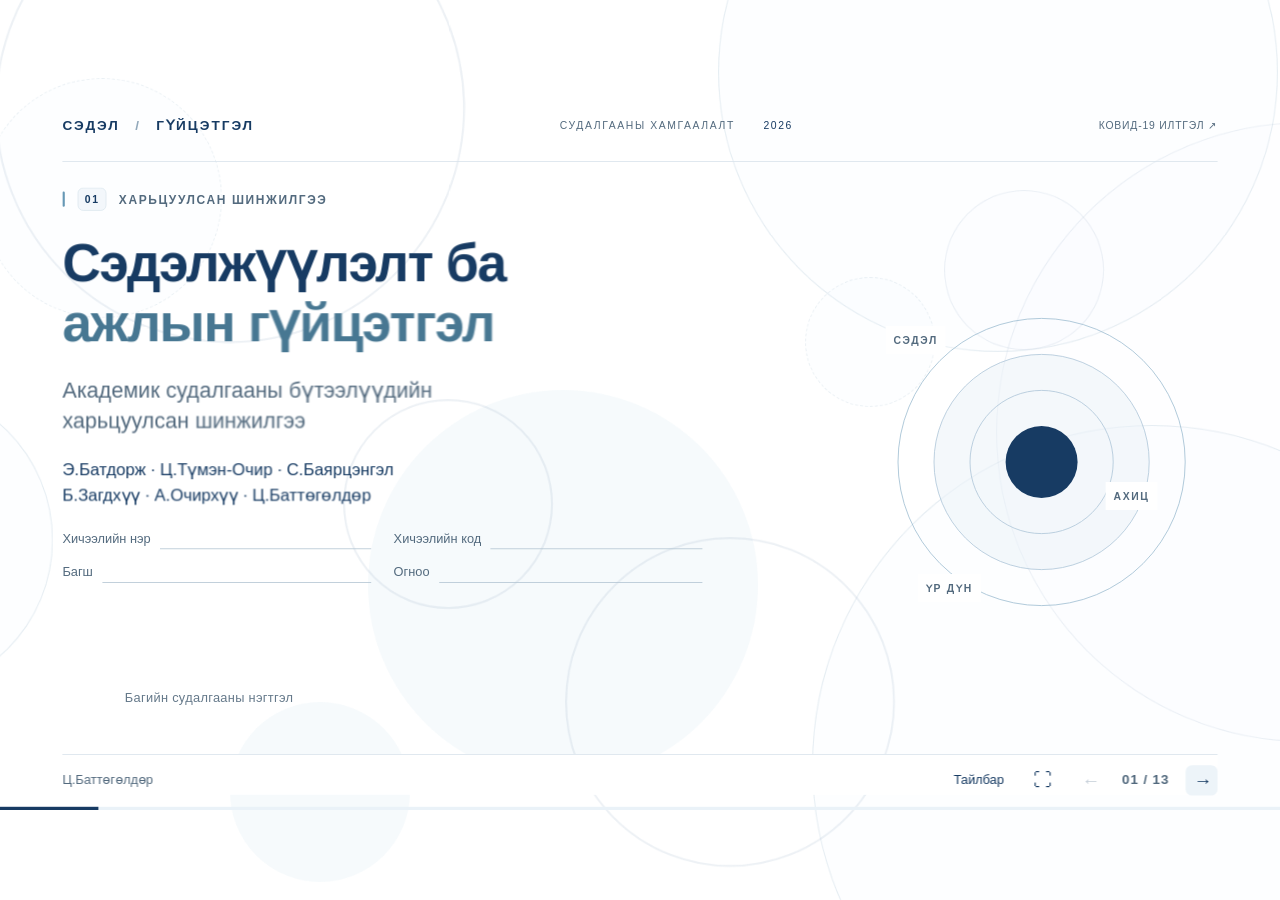
<file: index.html>
<!doctype html><html lang="mn"><head><meta charset="utf-8"><meta name="viewport" content="width=device-width,initial-scale=1"><title>Сэдэлжүүлэлт ба ажлын гүйцэтгэл</title><meta name="description" content="Академик судалгааны харьцуулсан шинжилгээ — 12 дэлгэцтэй веб танилцуулга"><link rel="stylesheet" href="assets/style.css"></head><body><main id="stage" aria-label="Судалгааны танилцуулга"><header><a href="#1" class="brand" aria-label="Нүүр слайд">СЭДЭЛ <span>/</span> ГҮЙЦЭТГЭЛ</a><span class="header-right">СУДАЛГААНЫ ХАМГААЛАЛТ <i>2026</i></span><a href="covid19/index.html" aria-label="Open COVID-19 presentation" style="font-size:13px;letter-spacing:1px;color:#536a7e;text-decoration:none">КОВИД-19 ИЛТГЭЛ ↗</a></header><div id="slides"><section class="slide cover" id="slide-1" aria-label="1. ХАРЬЦУУЛСАН ШИНЖИЛГЭЭ" hidden><div class="eyebrow"><span>01</span> ХАРЬЦУУЛСАН ШИНЖИЛГЭЭ</div><h1>Сэдэлжүүлэлт ба<br><em>ажлын гүйцэтгэл</em></h1><div class="body"><p class="subtitle">Академик судалгааны бүтээлүүдийн<br>харьцуулсан шинжилгээ</p><div class="cover-bottom"><p class="team">Э.Батдорж · Ц.Түмэн-Очир · С.Баярцэнгэл<br>Б.Загдхүү · А.Очирхүү · Ц.Баттөгөлдөр</p><div class="fields"><label>Хичээлийн нэр <input aria-label="Хичээлийн нэр"></label><label>Хичээлийн код <input aria-label="Хичээлийн код"></label><label>Багш <input aria-label="Багш"></label><label>Огноо <input aria-label="Огноо"></label></div></div><div class="cover-art" aria-hidden="true"><i></i><i></i><i></i><i></i><b>СЭДЭЛ</b><b>АХИЦ</b><b>ҮР ДҮН</b></div></div><p class="source">Багийн судалгааны нэгтгэл</p></section><section class="slide " id="slide-2" aria-label="2. АСУУДАЛ БА ЗОРИЛГО" hidden><div class="eyebrow"><span>02</span> АСУУДАЛ БА ЗОРИЛГО</div><h1>Ямар хүчин зүйл,<br><em>ямар нөхцөлд?</em></h1><div class="body"><p class="lead">Сэдэл, сэтгэл ханамж, гүйцэтгэл — ялгаатай ойлголт.</p><div class="flow"><div><span>01</span><strong>Сэдэл</strong></div><div><span>02</span><strong>Хүчин чармайлт</strong></div><div><span>03</span><strong>Зан үйл</strong></div><div><span>04</span><strong>Үр дүн</strong></div></div><div class="split-note"><p>Зорилго: сэдэл, сэтгэл ханамж, ажлын агуулга, нөхцөлийн гүйцэтгэлтэй холбогдох нотолгоог харьцуулах.</p><p><strong>Сэтгэл ханамж</strong><br>Ажилдаа өгч буй ерөнхий үнэлгээ.</p></div></div><p class="source">Judge нар, 2001; эх баримтын удиртгал</p></section><section class="slide " id="slide-3" aria-label="3. СУДАЛГААНЫ АРГА" hidden><div class="eyebrow"><span>03</span> СУДАЛГААНЫ АРГА</div><h1>Нотолгоог <em>ялгаж унших</em></h1><div class="body"><p class="lead">7 үндсэн бүтээл · Herzberg-ийн онолын суурь</p><div class="methods"><div><b>01</b><strong>Чанарын ярилцлага</strong><span>Өнгөрсөн туршлагыг тайлбарлана</span></div><div><b>02</b><strong>Мета-анализ</strong><span>Олон судалгааны холбоог нэгтгэнэ</span></div><div><b>03</b><strong>Онолын тойм</strong><span>Механизм, нөхцөлийг нэгтгэнэ</span></div><div><b>04</b><strong>Өдрийн тэмдэглэл</strong><span>Өдөр тутмын өөрчлөлтийг ажиглана</span></div><div><b>05</b><strong>Санамсаргүй талбарын туршилт</strong><span>Өөрчлөлтийн нөлөөг харьцуулна</span></div></div><p class="caution">Корреляци ≠ стандартчилсан нөлөө ≠ бүтээмжийн хувь</p></div><p class="source">Эх баримтын арга зүй ба дизайны харьцуулалт</p></section><section class="slide " id="slide-4" aria-label="4. HERZBERG / JUDGE" hidden><div class="eyebrow"><span>04</span> HERZBERG / JUDGE</div><h1>Нөхцөл ба <em>сэтгэл ханамж</em></h1><div class="body"><div class="comparison"><div><h3>Herzberg</h3><p class="big-phrase">Сайн нөхцөл бол<br>шаардлагатай суурь.</p><p>Муу нөхцөл → сэтгэл дундуур байдал.<br>Сайжруулалт дангаараа өндөр дотоод сэдэл үүсгэхгүй.</p><p class="caution">Эргэн санах ярилцлага; шалтгаан тогтоогоогүй.</p></div><div><h3>Judge нар</h3><div class="stat">ρ ≈ .30</div><p>254 судалгаа · 312 түүвэр<br>54,417 оролцогч</p><p class="caution">30%-ийн өсөлт биш.<br>Холбоо нь шалтгааны баталгаа биш.</p></div></div></div><p class="source">Herzberg нар, 1959 / 1984; Judge нар, 2001</p></section><section class="slide " id="slide-5" aria-label="5. LOCKE БА LATHAM" hidden><div class="eyebrow"><span>05</span> LOCKE БА LATHAM</div><h1>“Чадлаараа хий”-гээс<br><em>тодорхой зорилго руу</em></h1><div class="body"><p class="lead">Тодорхой, сорилттой зорилго илүү үр дүнтэй.</p><div class="flow"><div><span>01</span><strong>Анхаарал</strong></div><div><span>02</span><strong>Хүчин чармайлт</strong></div><div><span>03</span><strong>Тууштай байдал</strong></div><div><span>04</span><strong>Стратеги</strong></div></div><div class="conditions"><small>ҮЙЛЧЛЭХ НӨХЦӨЛ</small><p>Чадвар · Зорилгын хүлээн зөвшөөрөл · Эргэх холбоо · Төвөгшил</p></div></div><p class="source">Locke ба Latham, 2002</p></section><section class="slide " id="slide-6" aria-label="6. GAGNÉ БА DECI" hidden><div class="eyebrow"><span>06</span> GAGNÉ БА DECI</div><h1>Сэдлийн хүчнээс гадна<br><em>чанар нь чухал</em></h1><div class="body"><div class="spectrum"><div><small>ХЯНАЛТТАЙ СЭДЭЛ</small><h3>“Хийх ёстой”</h3><p>Шахалт · Гадаад хяналт</p></div><div><small>БИЕ ДААСАН СЭДЭЛ</small><h3>“Үнэ цэнийг нь ойлгосон”</h3><p>Дотоод сонирхол · Өөрийн болгосон зорилго</p></div></div><div class="needs"><span>Бие даасан байдал</span><span>Чадвар</span><span>Харилцаа</span></div><p class="caution">Онолын тойм: бүх ажилд хэрэглэх нэг тоон нөлөө тогтоогоогүй.</p></div><p class="source">Gagné ба Deci, 2005</p></section><section class="slide " id="slide-7" aria-label="7. AMABILE БА KRAMER" hidden><div class="eyebrow"><span>07</span> AMABILE БА KRAMER</div><h1>Өдөр тутмын <em>жижиг ахиц</em></h1><div class="body"><div class="inline-stats"><p><b>7</b> компани</p><p><b>238</b> ажилтан</p><p><b>≈12,000</b> тэмдэглэл</p></div><div class="progress-steps"><div>Тодорхой зорилго</div><div>Нөөц, дэмжлэг</div><div>Бодит ахиц</div><div>Эерэг дотоод туршлага</div></div><p class="lead">Утга учиртай ажлын ахицтай өдөр<br>эерэг мэдрэмж, ажлын үнэлгээ, дотоод сэдэл сайжрах хандлагатай.</p><p class="caution">Өөрийн тайлан · Ажиглалтын дизайн</p></div><p class="source">Amabile ба Kramer, 2011; Harvard Business School, 2011</p></section><section class="slide " id="slide-8" aria-label="8. BLOOM НАР / CTRIP" hidden><div class="eyebrow"><span>08</span> BLOOM НАР / CTRIP</div><h1>Уян хатан орчны<br><em>үр дүн ба эрсдэл</em></h1><div class="body"><div class="bloom"><div><div class="hero-stat">+13<span>%</span></div><p>Гэрээс ажилласан бүлгийн<br>гүйцэтгэлийн өсөлт</p></div><div class="results"><p><strong>9 сар</strong><span>Санамсаргүй талбарын туршилт</span></p><p><strong>≈½</strong><span>Ажлаас гаралт ойролцоогоор тал болсон</span></p><p><strong>22%</strong><span>Дахин сонголтын дараах гүйцэтгэлийн давуу тал</span></p></div></div><p class="caution">Албан тушаал ахих түвшин буурсан. Нэг компанийн сайн дурын дуудлагын төвийн ажилтнууд.</p></div><p class="source">Bloom нар, 2015, х. 165–171, 188–190</p></section><section class="slide " id="slide-9" aria-label="9. GRANT" hidden><div class="eyebrow"><span>09</span> GRANT</div><h1>Ажил хэнд <em>ашиг хүргэдэг вэ?</em></h1><div class="body"><p class="lead">Дуудлагын ажилтан, аврагчдыг хамарсан 3 талбарын туршилт</p><div class="grant-stats"><div><small>ДОЛОО ХОНОГИЙН АМЛАЛТ</small><b>9.08 → <em>23.00</em></b></div><div><small>ХАНДИВЫН ДУНДАЖ / АМ.ДОЛЛАР</small><b>1,288.33 → <em>3,130.83</em></b></div></div><p class="effect">Гуравдугаар туршилт: <strong>d = .72</strong></p><div class="flow"><div><span>01</span><strong>Үр шим хүртэгчийн түүх</strong></div><div><span>02</span><strong>Ажлын ач холбогдол</strong></div><div><span>03</span><strong>Хүчин чармайлт</strong></div><div><span>04</span><strong>Гүйцэтгэл</strong></div></div><p class="caution">Нөлөө хүн бүрт адил биш; урт хугацааны тогтвортой байдал тодорхойгүй.</p></div><p class="source">Grant, 2008, х. 113–119</p></section><section class="slide " id="slide-10" aria-label="10. НОТОЛГООНЫ НЭГТГЭЛ" hidden><div class="eyebrow"><span>10</span> НОТОЛГООНЫ НЭГТГЭЛ</div><h1>Таван хэсэг.<br><em>Нэг систем.</em></h1><div class="body"><div class="system"><div><b>01</b><strong>Суурь нөхцөл</strong><span>Бодлого · хэрэгсэл · шударга орчин</span></div><div><b>02</b><strong>Зорилго</strong><span>Тодорхой · сорилттой · чадварт нийцсэн</span></div><div><b>03</b><strong>Сэдлийн чанар</strong><span>Сонголт · утга учир · хүлээн зөвшөөрөл</span></div><div><b>04</b><strong>Ахиц ба эргэх холбоо</strong><span>Өдөр тутмын жижиг ялалт</span></div><div><b>05</b><strong>Үр дүнгийн утга</strong><span>Бусдад хүрэх бодит ашиг</span></div></div><p class="system-caption">Харилцан дэмжих холбоосууд → тогтвортой гүйцэтгэл</p></div><p class="source">Эх баримтын нэгдсэн дүгнэлт; багийн боловсруулалт</p></section><section class="slide " id="slide-11" aria-label="11. БАЙГУУЛЛАГАД ХЭРЭГЖҮҮЛЭХ НЬ" hidden><div class="eyebrow"><span>11</span> БАЙГУУЛЛАГАД ХЭРЭГЖҮҮЛЭХ НЬ</div><h1>Үйлчилгээний багт<br><em>хэрхэн хэрэглэх вэ?</em></h1><div class="body"><div class="practice"><div><b>01</b><strong>Саадыг хэмж</strong><span>Хариу өгөх хугацаа</span></div><div><b>02</b><strong>Зорилго тохир</strong><span>Чадварт нийцүүл</span></div><div><b>03</b><strong>Боломж өг</strong><span>Сургалт · хэрэгсэл · сонголт</span></div><div><b>04</b><strong>Ахиц хэлэлц</strong><span>Долоо хоног бүр · хэрэглэгчийн эргэх холбоо</span></div><div><b>05</b><strong>Хамт хяна</strong><span>Бүтээмж · чанар · ачаалал · сэтгэл ханамж · суралцах · тогтвор суурьшил</span></div></div><p class="caution">Судалгаанд тулгуурласан хэрэглээний санал; бүхэлд нь туршсан бэлэн загвар биш.</p></div><p class="source">Эх баримтын хэрэглээний жишээ; багийн санал</p></section><section class="slide " id="slide-12" aria-label="12. ЕРӨНХИЙ ДҮГНЭЛТ" hidden><div class="eyebrow"><span>12</span> ЕРӨНХИЙ ДҮГНЭЛТ</div><h1>Өндөр гүйцэтгэл ≠<br><em>зөвхөн урамшуулал</em></h1><div class="body"><p class="closing">Суурь нөхцөл, тодорхой зорилго, бие даасан сэдэл,<br>бодит ахиц, ажлын утга учрыг уялдуулна.</p><div class="takeaways"><p>Корреляци ≠ шалтгаан</p><p>Нэг арга хүн бүрт ижил үйлчлэхгүй</p><p>Үр дүнг олон хэмжүүрээр үнэлнэ</p></div><p class="thanks">Анхаарал тавьсанд баярлалаа. <strong>Асуулт байна уу?</strong></p></div><p class="source">Эх баримтын ерөнхий дүгнэлт</p></section><section class="slide references-slide" id="slide-13" aria-label="13. ЭХ СУРВАЛЖ"><div class="eyebrow"><span>13</span> АШИГЛАСАН БҮТЭЭЛ</div><h1>Эх <em>сурвалж</em></h1><div class="body"><ol class="references"><li>Herzberg, F., Mausner, B., &amp; Snyderman, B. B. (1959). <i>The motivation to work</i> (2nd ed.). Wiley. <a href="https://find.library.upenn.edu/catalog/9931926443503681" target="_blank" rel="noopener noreferrer">Номын бүртгэл ↗</a></li><li>Judge, T. A., Thoresen, C. J., Bono, J. E., &amp; Patton, G. K. (2001). The job satisfaction–job performance relationship: A qualitative and quantitative review. <i>Psychological Bulletin, 127</i>(3), 376–407. <a href="https://doi.org/10.1037/0033-2909.127.3.376" target="_blank" rel="noopener noreferrer">doi:10.1037/0033-2909.127.3.376 ↗</a></li><li>Locke, E. A., &amp; Latham, G. P. (2002). Building a practically useful theory of goal setting and task motivation. <i>American Psychologist, 57</i>(9), 705–717. <a href="https://doi.org/10.1037/0003-066X.57.9.705" target="_blank" rel="noopener noreferrer">doi:10.1037/0003-066X.57.9.705 ↗</a></li><li>Gagné, M., &amp; Deci, E. L. (2005). Self-determination theory and work motivation. <i>Journal of Organizational Behavior, 26</i>, 331–362. <a href="https://doi.org/10.1002/job.322" target="_blank" rel="noopener noreferrer">doi:10.1002/job.322 ↗</a></li><li>Amabile, T. M., &amp; Kramer, S. J. (2011). The Power of Small Wins. <i>Harvard Business Review</i>. <a href="https://hbr.org/2011/05/the-power-of-small-wins" target="_blank" rel="noopener noreferrer">HBR нийтлэл ↗</a></li><li>Bloom, N., Liang, J., Roberts, J., &amp; Ying, Z. J. (2015). Does working from home work? Evidence from a Chinese experiment. <i>The Quarterly Journal of Economics, 130</i>(1), 165–218. <a href="https://doi.org/10.1093/qje/qju032" target="_blank" rel="noopener noreferrer">doi:10.1093/qje/qju032 ↗</a></li><li>Grant, A. M. (2008). The significance of task significance: Job performance effects, relational mechanisms, and boundary conditions. <i>Journal of Applied Psychology, 93</i>(1), 108–124. <a href="https://doi.org/10.1037/0021-9010.93.1.108" target="_blank" rel="noopener noreferrer">doi:10.1037/0021-9010.93.1.108 ↗</a></li></ol></div><p class="source">Бүтээлийн холбоос дээр дарж эхийг үзнэ үү.</p></section></div><footer><span id="speaker"></span><div class="controls"><button id="notes-button" aria-label="Илтгэгчийн тайлбар" title="Илтгэгчийн тайлбар (N)">Тайлбар</button><button id="fullscreen" aria-label="Бүтэн дэлгэц" title="Бүтэн дэлгэц (F)">⛶</button><button id="prev" aria-label="Өмнөх слайд">←</button><span id="counter" aria-live="polite"></span><button id="next" aria-label="Дараах слайд">→</button></div></footer><div class="progress" aria-hidden="true"><div id="progress-fill"></div></div><dialog id="notes"><button id="close-notes" aria-label="Тайлбар хаах">×</button><p class="eyebrow">ИЛТГЭГЧИЙН ТАЙЛБАР</p><h2 id="notes-title"></h2><p id="notes-text"></p><p id="notes-time"></p></dialog></main><script src="assets/app.js"></script></body></html>
</file>
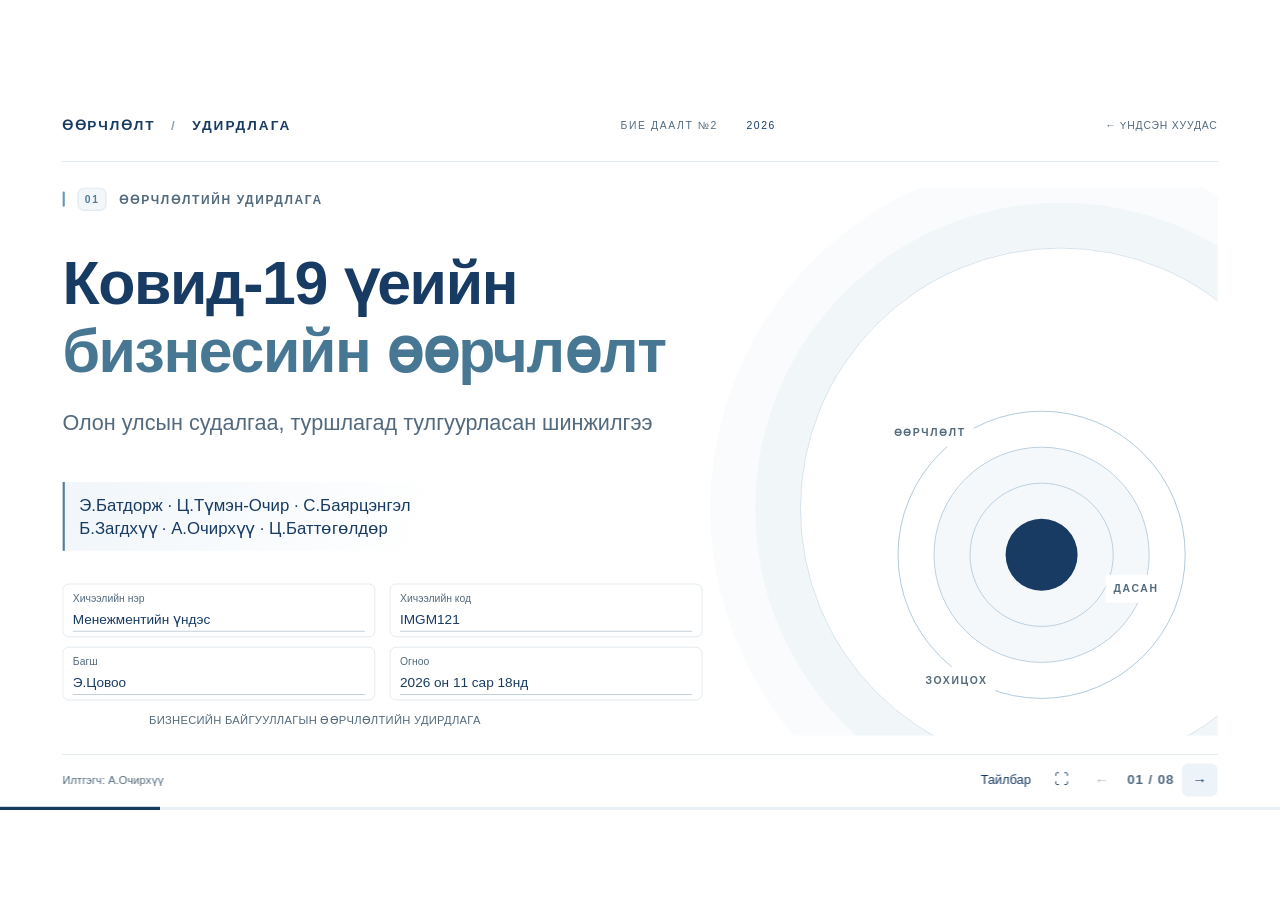
<file: covid19/index.html>
<!doctype html>
<html lang="mn">
<head>
  <meta charset="utf-8">
  <meta name="viewport" content="width=device-width, initial-scale=1">
  <meta name="theme-color" content="#142f4b">
  <meta name="description" content="Ковид-19 цар тахлын үеийн бизнесийн байгууллагуудын өөрчлөлтийн удирдлага">
  <title>Ковид-19 үеийн өөрчлөлтийн удирдлага</title>
  <style>
    :root {
      color-scheme: light;
      --navy: #142f4b;
      --blue: #547c9b;
      --sky: #eaf2f8;
      --ink: #263746;
      --muted: #647687;
      --gold: #92a9bb;
      --line: #d9e3eb;
      --paper: #fff;
    }
    * { box-sizing: border-box; }
    html, body { width: 100%; height: 100%; margin: 0; }
    body {
      display: grid;
      place-items: center;
      overflow: hidden;
      background: #e5ebf0;
      color: var(--ink);
      font-family: Aptos, "Segoe UI", Arial, sans-serif;
    }
    button { font: inherit; }
    .deck {
      position: relative;
      width: min(100vw, 177.78vh);
      aspect-ratio: 16 / 9;
      overflow: hidden;
      background: var(--paper);
      box-shadow: 0 22px 70px #142f4b24;
      container-type: inline-size;
    }
    .topbar {
      position: absolute;
      z-index: 3;
      top: 0;
      right: 5%;
      left: 5%;
      height: 8.5%;
      display: flex;
      align-items: center;
      justify-content: space-between;
      border-bottom: 1px solid var(--line);
      color: var(--muted);
      font-size: clamp(9px, 1cqw, 16px);
      letter-spacing: .16em;
    }
    .brand { color: var(--navy); font-weight: 800; }
    .brand span { padding: 0 .65em; color: var(--gold); }
    .top-meta { text-align: right; }
    .top-meta a {
      margin-left: 1.2em;
      color: var(--blue);
      text-decoration: none;
      letter-spacing: .08em;
      white-space: nowrap;
    }
    .slide {
      position: absolute;
      inset: 8.5% 0 8.5%;
      display: flex;
      flex-direction: column;
      justify-content: center;
      padding: 4.2% 7.5% 5%;
      overflow: hidden;
      animation: arrive .28s ease both;
    }
    .slide[hidden] { display: none; }
    .slide:nth-of-type(even) { background: #f8fafc; }
    .slide::after {
      position: absolute;
      z-index: 0;
      top: -31%;
      right: -17%;
      width: 48%;
      aspect-ratio: 1;
      border: 1px solid #dfe8ef;
      border-radius: 50%;
      box-shadow: 0 0 0 3.4cqw #f0f5f880, 0 0 0 6.8cqw #f6f9fb90;
      content: "";
      pointer-events: none;
    }
    .slide > * { position: relative; z-index: 1; }
    .cover { padding-left: 8.5%; }
    .cover::after {
      top: 11%;
      right: -9%;
      width: 45%;
      border: 1px solid #cddce8;
      box-shadow: 0 0 0 3.5cqw #eaf1f680, 0 0 0 7cqw #f5f8fa90;
    }
    .eyebrow {
      display: flex;
      align-items: center;
      gap: .85em;
      margin: 0 0 1.5cqw;
      color: var(--muted);
      font-size: clamp(9px, 1cqw, 16px);
      font-weight: 750;
      letter-spacing: .17em;
    }
    .eyebrow b {
      padding: .5em .7em;
      border: 1px solid #d8e3eb;
      border-radius: 5px;
      background: #f4f8fa;
      color: var(--blue);
      font-size: .9em;
    }
    h1 {
      max-width: 90%;
      margin: 0 0 2cqw;
      color: var(--navy);
      font-size: clamp(28px, 4.55cqw, 72px);
      letter-spacing: -.045em;
      line-height: 1.08;
    }
    h1 em { color: var(--blue); font-style: normal; }
    h2 {
      margin: 0 0 1cqw;
      color: var(--navy);
      font-size: clamp(17px, 2cqw, 32px);
      line-height: 1.2;
    }
    p { margin: 0; }
    .subtitle {
      color: var(--muted);
      font-size: clamp(15px, 1.9cqw, 30px);
      line-height: 1.5;
    }
    .cover h1 { max-width: 72%; font-size: clamp(34px, 5.2cqw, 82px); }
    .cover .eyebrow { margin-bottom: 2.3cqw; }
    .cover-info {
      display: grid;
      grid-template-columns: repeat(2, minmax(0, 1fr));
      gap: .8cqw 2.4cqw;
      width: 62%;
      margin-top: 4.2cqw;
      padding-top: 1.7cqw;
      border-top: 1px solid var(--line);
      color: var(--muted);
      font-size: clamp(11px, 1.15cqw, 18px);
    }
    .cover-info strong { color: var(--navy); font-weight: 700; }
    .cover-mark {
      position: absolute;
      z-index: 1;
      top: 26%;
      right: 11%;
      display: grid;
      width: 29%;
      aspect-ratio: 1;
      place-items: center;
      border: 1px solid #cddce8;
      border-radius: 50%;
      color: var(--navy);
      font-size: clamp(14px, 1.7cqw, 27px);
      font-weight: 800;
      letter-spacing: .12em;
    }
    .cover-mark::before, .cover-mark::after {
      position: absolute;
      border: 1px solid #d6e2eb;
      border-radius: 50%;
      content: "";
    }
    .cover-mark::before { inset: 12%; }
    .cover-mark::after { inset: 25%; background: #eaf1f6; }
    .cover-mark span { z-index: 1; }
    .lead {
      max-width: 92%;
      margin: 0 0 1.2cqw;
      color: var(--muted);
      font-size: clamp(16px, 1.9cqw, 29px);
      line-height: 1.45;
    }
    .cards {
      display: grid;
      grid-template-columns: repeat(3, minmax(0, 1fr));
      gap: 1.35cqw;
      margin: 1.5cqw 0 1.4cqw;
    }
    .card {
      min-height: 16cqw;
      padding: 1.6cqw;
      border: 1px solid #dce6ed;
      border-top: 3px solid #85a5bc;
      border-radius: 9px;
      background: #f8fafc;
    }
    .card-number {
      display: block;
      margin-bottom: 1.3cqw;
      color: var(--gold);
      font-size: clamp(12px, 1.15cqw, 18px);
      font-weight: 800;
      letter-spacing: .1em;
    }
    .card h2 { font-size: clamp(16px, 1.8cqw, 28px); }
    .card p {
      color: var(--muted);
      font-size: clamp(12px, 1.28cqw, 20px);
      line-height: 1.48;
    }
    .callout {
      padding: 1.1cqw 1.4cqw;
      border-left: 3px solid var(--gold);
      border-radius: 0 6px 6px 0;
      background: #fbf6ef;
      color: #795626;
      font-size: clamp(11px, 1.2cqw, 19px);
      line-height: 1.45;
    }
    .goal-grid {
      display: grid;
      grid-template-columns: 1.25fr 1fr;
      gap: 4cqw;
      align-items: center;
    }
    .goal-grid .lead { max-width: none; }
    .goal-list {
      display: grid;
      gap: .9cqw;
      padding: 0;
      margin: 0;
      list-style: none;
    }
    .goal-list li {
      display: flex;
      gap: 1cqw;
      align-items: flex-start;
      color: var(--ink);
      font-size: clamp(13px, 1.35cqw, 21px);
      line-height: 1.45;
    }
    .goal-list li::before {
      flex: 0 0 auto;
      width: .55em;
      height: .55em;
      margin-top: .45em;
      border-radius: 50%;
      background: var(--gold);
      content: "";
    }
    .change-flow {
      display: grid;
      grid-template-columns: repeat(3, minmax(0, 1fr));
      gap: 1.4cqw;
      margin: 1cqw 0 1.5cqw;
    }
    .change-step {
      position: relative;
      min-height: 17cqw;
      padding: 1.5cqw;
      border-radius: 9px;
      background: var(--sky);
    }
    .change-step:not(:last-child)::after {
      position: absolute;
      top: 45%;
      right: -1.15cqw;
      color: #83a0b5;
      content: "→";
      font-size: clamp(16px, 2cqw, 32px);
    }
    .change-step b { display: block; margin-bottom: 1.6cqw; color: var(--blue); font-size: clamp(11px, 1.1cqw, 17px); }
    .change-step strong { display: block; margin-bottom: .7cqw; color: var(--navy); font-size: clamp(16px, 1.7cqw, 27px); }
    .change-step span { color: var(--muted); font-size: clamp(11px, 1.15cqw, 18px); line-height: 1.4; }
    .two-col {
      display: grid;
      grid-template-columns: repeat(2, minmax(0, 1fr));
      gap: 2cqw;
      margin: .2cqw 0 1.4cqw;
    }
    .panel {
      padding: 1.5cqw 1.7cqw;
      border: 1px solid var(--line);
      border-radius: 9px;
      background: #fff;
    }
    .panel h2 { font-size: clamp(16px, 1.65cqw, 26px); }
    .panel p { color: var(--muted); font-size: clamp(12px, 1.28cqw, 20px); line-height: 1.5; }
    .panel strong { color: var(--navy); }
    .quote {
      margin: .55cqw 0 .9cqw;
      color: var(--navy);
      font-size: clamp(16px, 1.75cqw, 28px);
      font-weight: 700;
      line-height: 1.3;
    }
    .kotter {
      display: grid;
      grid-template-columns: 1fr 1fr;
      gap: 1.6cqw;
      margin: 1cqw 0 1.4cqw;
    }
    .kotter .panel { display: flex; gap: 1.2cqw; align-items: flex-start; }
    .kotter .num { color: var(--gold); font-size: clamp(17px, 2.3cqw, 36px); font-weight: 800; }
    .kotter p { margin-top: .45cqw; }
    .lesson {
      margin: .5cqw 0 1.3cqw;
      padding: 1.2cqw 1.6cqw;
      border-left: 4px solid var(--blue);
      background: var(--sky);
      color: var(--navy);
      font-size: clamp(16px, 1.9cqw, 30px);
      font-weight: 700;
      line-height: 1.35;
    }
    .conclusion {
      display: grid;
      grid-template-columns: 1.1fr .9fr;
      gap: 2cqw;
      align-items: center;
    }
    .conclusion .lead { margin: 0; }
    .conclusion ul {
      display: grid;
      gap: .8cqw;
      padding: 0;
      margin: 0;
      list-style: none;
    }
    .conclusion li {
      padding: .85cqw 1cqw;
      border-left: 2px solid #9bb5c7;
      background: #f7fafc;
      color: var(--muted);
      font-size: clamp(12px, 1.25cqw, 20px);
    }
    .sources {
      display: grid;
      gap: .72cqw;
      padding-left: 1.5em;
      margin: 0;
    }
    .sources li { padding-left: .35em; color: var(--ink); font-size: clamp(11px, 1.2cqw, 19px); line-height: 1.35; }
    .sources a { color: var(--blue); font-weight: 700; text-decoration-thickness: 1px; text-underline-offset: 3px; }
    .sources a:hover { color: var(--navy); }
    .team-table {
      width: 100%;
      table-layout: fixed;
      border-collapse: collapse;
      background: #fff;
      font-size: clamp(11px, 1.25cqw, 20px);
    }
    .team-table th:first-child, .team-table td:first-child { width: 8%; }
    .team-table th:nth-child(2), .team-table td:nth-child(2) { width: 22%; }
    .team-table th:nth-child(3), .team-table td:nth-child(3) { width: 54%; }
    .team-table th:last-child, .team-table td:last-child { width: 16%; }
    .team-table th, .team-table td {
      padding: 1.1cqw 1cqw;
      border-bottom: 1px solid var(--line);
      text-align: left;
      vertical-align: middle;
      line-height: 1.4;
      overflow-wrap: anywhere;
    }
    .team-table th { background: var(--navy); color: #fff; font-weight: 700; }
    .team-table td:first-child, .team-table td:last-child { color: var(--blue); font-weight: 700; white-space: nowrap; }
    .footnote {
      position: absolute !important;
      right: 7.5%;
      bottom: 1.7%;
      left: 7.5%;
      z-index: 1;
      color: var(--muted);
      font-size: clamp(9px, .9cqw, 14px);
      letter-spacing: .025em;
    }
    .controls {
      position: absolute;
      z-index: 4;
      right: 5%;
      bottom: 1.1%;
      left: 5%;
      display: flex;
      height: 6%;
      align-items: center;
      justify-content: space-between;
      border-top: 1px solid var(--line);
    }
    .hint { color: var(--muted); font-size: clamp(9px, .9cqw, 14px); }
    .control-group { display: flex; gap: .35cqw; align-items: center; }
    .controls button {
      min-width: 2.5em;
      min-height: 2.25em;
      border: 0;
      border-radius: 5px;
      background: transparent;
      color: var(--navy);
      cursor: pointer;
      font-size: clamp(11px, 1.15cqw, 18px);
    }
    .controls button:hover:not(:disabled) { background: var(--sky); }
    .controls button:disabled { opacity: .35; cursor: default; }
    .controls button:focus-visible, a:focus-visible { outline: 3px solid var(--gold); outline-offset: 2px; }
    #counter { min-width: 4.5em; color: var(--muted); font-size: clamp(10px, 1cqw, 16px); text-align: center; font-variant-numeric: tabular-nums; }
    .progress { position: absolute; z-index: 5; right: 0; bottom: 0; left: 0; height: 4px; background: #e5edf2; }
    .progress span { display: block; width: 12.5%; height: 100%; background: var(--gold); transition: width .22s ease; }
    dialog {
      width: min(680px, calc(100vw - 32px));
      padding: 30px;
      border: 0;
      border-top: 5px solid var(--gold);
      border-radius: 8px;
      color: var(--ink);
      box-shadow: 0 20px 70px #142f4b45;
    }
    dialog::backdrop { background: #102b45a8; }
    dialog h2 { margin: 0 36px 8px 0; font-size: 22px; }
    dialog p { margin: 15px 0; font-size: 17px; line-height: 1.65; }
    dialog .note-meta { color: var(--muted); font-size: 14px; }
    #close-notes { float: right; border: 0; background: transparent; color: var(--muted); font-size: 25px; cursor: pointer; }
    @keyframes arrive { from { opacity: .45; transform: translateX(10px); } to { opacity: 1; transform: translateX(0); } }
    @keyframes slide-in-forward {
      from { opacity: 0; transform: translateX(38px) scale(.992); }
      to { opacity: 1; transform: translateX(0) scale(1); }
    }
    @keyframes slide-in-backward {
      from { opacity: 0; transform: translateX(-38px) scale(.992); }
      to { opacity: 1; transform: translateX(0) scale(1); }
    }
    @keyframes item-in {
      from { opacity: 0; transform: translateY(18px); }
      to { opacity: 1; transform: translateY(0); }
    }
    .slide.enter-forward { animation: slide-in-forward .42s cubic-bezier(.22, .75, .26, 1) both; }
    .slide.enter-backward { animation: slide-in-backward .42s cubic-bezier(.22, .75, .26, 1) both; }
    .slide.enter-forward > *,
    .slide.enter-backward > * {
      animation: item-in .38s cubic-bezier(.22, .75, .26, 1) both;
      animation-delay: calc(.06s + var(--item-order, 0) * .055s);
    }
    .slide.enter-forward > .footnote,
    .slide.enter-backward > .footnote {
      animation-delay: .28s;
    }
    @media (max-width: 760px) {
      body { display: block; overflow: auto; background: #fff; }
      .deck { width: 100%; height: 100dvh; min-height: 620px; aspect-ratio: auto; overflow-y: auto; box-shadow: none; }
      .topbar { position: sticky; top: 0; height: 54px; padding: 0 5%; background: #ffffffed; font-size: 10px; }
      .slide, .slide[hidden] { position: relative; inset: auto; min-height: calc(100dvh - 112px); padding: 30px 7% 66px; overflow: visible; }
      .slide[hidden] { display: none; }
      .slide::after { width: 60%; }
      .eyebrow { margin-bottom: 16px; font-size: 10px; }
      h1, .cover h1 { max-width: 100%; margin-bottom: 18px; font-size: clamp(30px, 9vw, 48px); }
      .cover .subtitle { font-size: 17px; }
      .cover-info { width: 100%; gap: 12px; margin-top: 26px; padding-top: 16px; font-size: 12px; }
      .cover-mark { top: auto; right: 8%; bottom: 11%; width: 25%; opacity: .35; }
      .lead { max-width: 100%; margin-bottom: 14px; font-size: 17px; }
      .cards, .change-flow { grid-template-columns: 1fr; gap: 10px; margin: 14px 0; }
      .card, .change-step { min-height: 0; padding: 15px; }
      .card-number, .change-step b { margin-bottom: 8px; }
      .card p, .panel p { font-size: 14px; }
      .card h2, .panel h2 { font-size: 18px; }
      .change-step:not(:last-child)::after { display: none; }
      .change-step strong { margin-bottom: 4px; font-size: 18px; }
      .change-step span { font-size: 13px; }
      .callout { padding: 10px 12px; font-size: 12px; }
      .goal-grid, .two-col, .conclusion { grid-template-columns: 1fr; gap: 16px; }
      .goal-list { gap: 10px; }
      .goal-list li { gap: 10px; font-size: 14px; }
      .panel { padding: 14px; }
      .quote { margin: 7px 0; font-size: 18px; }
      .kotter { grid-template-columns: 1fr; gap: 10px; margin: 12px 0; }
      .kotter .panel { gap: 12px; }
      .kotter .num { font-size: 22px; }
      .lesson { margin: 8px 0 12px; padding: 12px; font-size: 17px; }
      .conclusion li { padding: 10px; font-size: 13px; }
      .sources { gap: 11px; }
      .sources li { font-size: 12px; }
      .team-table { font-size: 11px; }
      .team-table th, .team-table td { padding: 9px 6px; }
      .footnote { right: 7%; bottom: 20px; left: 7%; font-size: 10px; }
      .controls { position: fixed; bottom: 0; left: 0; right: 0; height: 54px; padding: 0 5%; background: #ffffffed; backdrop-filter: blur(8px); }
      .hint { font-size: 9px; }
      .progress { position: fixed; }
    }
    @media (prefers-reduced-motion: reduce) {
      *, *::before, *::after { scroll-behavior: auto !important; animation-duration: .01ms !important; transition-duration: .01ms !important; }
    }
    @media print {
      @page { size: 13.333in 7.5in; margin: 0; }
      html, body { width: auto; height: auto; overflow: visible; background: white; }
      body { display: block; }
      .deck { width: 13.333in; height: auto; overflow: visible; aspect-ratio: auto; box-shadow: none; }
      .topbar, .controls, .progress, dialog { display: none !important; }
      .slide, .slide[hidden] {
        position: relative;
        inset: auto;
        display: flex !important;
        width: 13.333in;
        height: 7.5in;
        padding: .7in 1in;
        overflow: hidden;
        break-after: page;
        animation: none;
        print-color-adjust: exact;
        -webkit-print-color-adjust: exact;
      }
      .slide::after { display: block; }
      .footnote { right: 1in; bottom: .28in; left: 1in; }
    }
  </style>
  <link rel="stylesheet" href="../assets/style.css">
  <style>
    @media screen {
      body {
        display: block;
        overflow: hidden;
        background: #fff;
      }
      #stage {
        position: absolute;
        inset: auto;
        left: var(--deck-left, 0px);
        top: var(--deck-top, 0px);
        width: 1600px;
        height: 900px;
        background: #fff;
        overflow: hidden;
        container-type: inline-size;
        transform: scale(var(--deck-scale, 1)) !important;
        transform-origin: top left;
      }
      #stage header {
        position: relative;
        z-index: 3;
        height: 90px;
        margin: 0 78px;
        padding: 0;
        background: transparent;
      }
      #stage .slide,
      #stage .slide[hidden] {
        position: absolute;
        inset: 122px 78px 93px;
        display: block;
        max-width: none;
        min-height: 0;
        margin: 0;
        padding: 0;
        overflow: hidden;
        border: 0;
        animation: none;
      }
      #stage .slide[hidden] { display: none; }
      #stage .slide:nth-of-type(even) { background: #fff; }
      #stage .cover h1 {
        max-width: 72%;
        margin: 47px 0 28px;
        font-size: 76px;
      }
      #stage .cover .subtitle {
        margin: 16px 0;
        font-size: 27px;
        line-height: 1.4;
      }
      #stage .cover-bottom { margin-top: 38px; }
      #stage .team { font-size: 21px !important; line-height: 1.4; }
      #stage .eyebrow b {
        padding: 6px 8px;
        border: 1px solid #cddce7;
        border-radius: 0;
        background: transparent;
        color: var(--navy);
        font-size: 13px;
        font-weight: 400;
        letter-spacing: normal;
      }
      #stage .header-right { display: block; }
      #stage footer.controls {
        position: absolute;
        z-index: 4;
        right: 78px;
        bottom: 19px;
        left: 78px;
        height: 51px;
        padding: 13px 0 0;
        background: transparent;
      }
      #stage .progress { position: absolute; }
      #stage .card,
      #stage .change-step,
      #stage .panel {
        border-radius: 0;
        background: var(--light);
      }
      #stage .card { border-color: #d9e3eb; border-top-color: #8caac0; }
      #stage .callout,
      #stage .lesson,
      #stage .conclusion li { border-radius: 0; }
      #stage .callout { border-left-color: #cf925d; background: #eaf2f8; color: var(--muted); }
      #stage .lesson { background: var(--light); }
      #stage .conclusion li { background: var(--light); }
      #stage .team-table th { background: var(--navy); }
      #stage .team-table th,
      #stage .team-table td { padding: 9px 14px; }
      #stage .team-table td:first-child,
      #stage .team-table td:last-child { color: var(--blue); }
      #stage .sources { grid-template-columns: 1fr 1fr; gap: 4px 30px; }
      #stage .sources li { padding-left: 4px; font-size: 16px; line-height: 1.25; }
      #stage #slide-5 .two-col > .panel { padding: 20px; }
      #stage #slide-5 .kotter { gap: 16px; margin: 12px 0; }
      #stage #slide-5 .kotter .panel { gap: 12px; padding: 12px; }
      #stage #slide-5 .kotter h2 { font-size: 20px; line-height: 1.2; }
      #stage #slide-5 .kotter p { margin: 8px 0; font-size: 15px; line-height: 1.35; }
      #stage #slide-5 .callout { margin: 10px 0 0; }
      .covid-home-link {
        color: var(--muted);
        font-size: 13px;
        letter-spacing: 1px;
        text-decoration: none;
        white-space: nowrap;
      }
      .covid-home-link:hover { color: var(--navy); }
    }
    @media screen and (max-width: 760px) {
      body { display: block; overflow: auto; background: #fff; }
      #stage {
        position: relative;
        left: auto;
        top: auto;
        width: 100%;
        height: 100dvh;
        min-height: 620px;
        overflow: hidden;
        transform: none !important;
      }
      #stage header {
        position: absolute;
        top: 0;
        right: 0;
        left: 0;
        height: 54px;
        margin: 0;
        padding: 0 5%;
        gap: 8px;
        background: #fffffff2;
      }
      #stage .brand { font-size: 12px; letter-spacing: 1px; white-space: nowrap; }
      #stage .header-right { display: none; }
      #stage .covid-home-link { font-size: 10px; }
      #stage .slide,
      #stage .slide[hidden] {
        position: absolute;
        inset: 54px 0 64px;
        min-height: 0;
        padding: 22px 7% 50px;
        overflow-x: hidden;
        overflow-y: auto;
      }
      #stage .slide[hidden] { display: none; }
      #stage .cover h1 { max-width: 100%; margin: 18px 0; font-size: clamp(34px, 10vw, 44px); }
      #stage .cover-bottom { width: auto; max-width: 100%; margin-top: 16px; }
      #stage .team { font-size: 15px !important; line-height: 1.4; }
      #stage .fields { grid-template-columns: 1fr; gap: 8px; margin-top: 12px; }
      #stage .cover-art { display: none; }
      #stage footer.controls {
        position: absolute;
        right: 0;
        bottom: 4px;
        left: 0;
        height: 54px;
        padding: 0 5%;
        background: #fffffff2;
      }
      #stage .footnote { position: static !important; margin-top: 24px; font-size: 10px; }
      #stage .team-table { font-size: 11px; }
      #stage .team-table th,
      #stage .team-table td { padding: 9px 6px; }
      #stage .sources { grid-template-columns: 1fr; gap: 12px; }
      #stage .sources li { font-size: 13px; }
      #stage .sources a { overflow-wrap: anywhere; }
    }
    @media screen and (max-width: 520px) {
      #stage header { gap: 4px; }
      #stage .brand { font-size: 10px; letter-spacing: .5px; }
      #stage .covid-home-link { font-size: 9px; }
      #stage footer.controls { justify-content: flex-end; }
      #stage .hint { display: none; }
      #stage .control-group { gap: 2px; }
      #stage .controls button { min-width: 34px; min-height: 34px; padding: 4px; }
      #stage #notes-button { font-size: 12px; }
      #stage #counter { min-width: 46px; font-size: 11px; }
      #stage .team-table { font-size: 10px; }
      #stage .team-table th,
      #stage .team-table td { padding: 7px 4px; }
    }
    @media screen and (min-width: 761px) {
      #stage .references-slide {
        display: flex;
        flex-direction: column;
        justify-content: center;
        padding: 18px 0;
      }
      #stage .references-slide .eyebrow { margin-bottom: 20px; }
      #stage .references-slide h1 {
        max-width: 100%;
        margin: 0 0 12px;
        font-size: 68px;
      }
      #stage .references-intro {
        margin-bottom: 24px;
        color: var(--muted);
        font-size: 22px;
      }
      #stage .references-slide .sources {
        display: grid;
        grid-template-columns: repeat(2, minmax(0, 1fr));
        gap: 18px 22px;
        padding: 0;
        list-style: none;
        counter-reset: reference;
      }
      #stage .references-slide .sources li {
        position: relative;
        display: flex;
        min-width: 0;
        min-height: 150px;
        flex-direction: column;
        align-items: flex-start;
        gap: 8px;
        padding: 20px 22px 18px 76px;
        border: 1px solid #d5e1ea;
        border-left: 4px solid #7898b0;
        background: linear-gradient(135deg, #f8fafc, #eaf2f8);
        box-shadow: 0 10px 24px #142f4b0c;
        color: var(--ink);
        font-size: 18px;
        line-height: 1.4;
        counter-increment: reference;
      }
      #stage .references-slide .sources li::before {
        position: absolute;
        top: 20px;
        left: 20px;
        display: grid;
        width: 38px;
        height: 38px;
        place-items: center;
        border-radius: 50%;
        background: var(--navy);
        color: #fff;
        content: counter(reference, decimal-leading-zero);
        font-size: 14px;
        font-weight: 800;
      }
      #stage .references-slide .sources li:nth-child(2)::before { background: #527895; }
      #stage .references-slide .sources li:nth-child(3)::before { background: #718b69; }
      #stage .references-slide .sources li:nth-child(4)::before { background: #a5794d; }
      #stage .references-slide .sources li > strong {
        color: var(--navy);
        font-size: 20px;
      }
      #stage .references-slide .sources li > i {
        color: var(--muted);
        font-size: 18px;
      }
      #stage .references-slide .sources li > a {
        display: inline-flex;
        margin-top: auto;
        padding: 5px 10px;
        border-radius: 4px;
        background: #fff;
        font-size: 15px;
      }
    }
    @media screen and (max-width: 760px) {
      #stage .references-slide { display: block; }
      #stage .references-slide h1 { margin-bottom: 10px; }
      #stage .references-intro { margin-bottom: 16px; font-size: 14px; }
      #stage .references-slide .sources {
        grid-template-columns: 1fr;
        gap: 10px;
        padding: 0;
        list-style: none;
        counter-reset: reference;
      }
      #stage .references-slide .sources li {
        position: relative;
        min-width: 0;
        min-height: 0;
        padding: 13px 14px 13px 56px;
        border: 1px solid #d5e1ea;
        border-left: 3px solid #7898b0;
        background: linear-gradient(135deg, #f8fafc, #eaf2f8);
        color: var(--ink);
        font-size: 13px;
        line-height: 1.4;
        overflow-wrap: anywhere;
        counter-increment: reference;
      }
      #stage .references-slide .sources li::before {
        position: absolute;
        top: 13px;
        left: 12px;
        display: grid;
        width: 30px;
        height: 30px;
        place-items: center;
        border-radius: 50%;
        background: var(--navy);
        color: #fff;
        content: counter(reference, decimal-leading-zero);
        font-size: 11px;
        font-weight: 800;
      }
      #stage .references-slide .sources li > strong { color: var(--navy); font-size: 14px; }
      #stage .references-slide .sources li > i { color: var(--muted); font-size: 13px; }
      #stage .references-slide .sources li > a { display: inline-block; margin-top: 6px; }
    }
    @media screen and (min-width: 761px) {
      #stage .eyebrow b,
      #stage .eyebrow > span {
        border: 1px solid #d5e1ea;
        border-radius: 8px;
        background: #f3f7fa;
        color: var(--blue);
        font-weight: 800;
      }
      #stage .cover .team {
        display: inline-block;
        padding: 14px 18px;
        border-left: 3px solid var(--blue);
        background: linear-gradient(110deg, #f1f6fa, #fff);
      }
      #stage .cover .fields { gap: 12px 18px; }
      #stage .cover .fields label {
        display: grid;
        gap: 5px;
        padding: 10px 12px 6px;
        border: 1px solid #dce6ed;
        border-radius: 8px;
        background: #fff;
        font-size: 13px;
      }
      #stage .cover .fields input { padding: 4px 0; }
      #stage .goal-grid { gap: 30px; align-items: stretch; }
      #stage .goal-grid > .lead {
        display: flex;
        min-height: 250px;
        flex-direction: column;
        justify-content: center;
        padding: 32px;
        border-radius: 14px;
        background: linear-gradient(135deg, #142f4b, #315d7e);
        box-shadow: 0 16px 32px #142f4b20;
        color: #fff;
        font-size: 27px;
      }
      #stage .goal-grid > .lead strong { color: #dce9f2; font-size: 18px; }
      #stage .goal-list {
        gap: 12px;
        counter-reset: objective;
      }
      #stage .goal-list li {
        min-height: 68px;
        align-items: center;
        gap: 14px;
        padding: 12px 16px;
        border: 1px solid #d8e3eb;
        border-radius: 10px;
        background: linear-gradient(135deg, #fff, #f0f5f8);
        box-shadow: 0 8px 18px #142f4b0a;
        font-size: 18px;
        counter-increment: objective;
      }
      #stage .goal-list li::before {
        display: grid;
        width: 36px;
        height: 36px;
        flex: 0 0 36px;
        place-items: center;
        margin: 0;
        border-radius: 50%;
        background: var(--navy);
        color: #fff;
        content: counter(objective, decimal-leading-zero);
        font-size: 13px;
        font-weight: 800;
      }
      #stage .card,
      #stage .change-step,
      #stage .panel {
        border: 1px solid #d5e1ea;
        border-radius: 12px;
        background: linear-gradient(135deg, #fff, #eaf2f8);
        box-shadow: 0 10px 24px #142f4b10;
      }
      #stage .card { min-height: 220px; padding: 24px; }
      #stage .card-number {
        display: inline-block;
        margin-bottom: 18px;
        padding: 7px 10px;
        border-radius: 20px;
        background: #fff;
        color: var(--blue);
      }
      #stage .card h2 { margin-bottom: 10px; font-size: 25px; }
      #stage .card p { font-size: 18px; line-height: 1.5; }
      #stage .callout {
        padding: 16px 20px;
        border-left: 4px solid #7898b0;
        border-radius: 0 10px 10px 0;
        background: linear-gradient(100deg, #eaf2f8, #f8fafc);
        box-shadow: 0 8px 20px #142f4b08;
        font-size: 18px;
      }
      #stage .change-step {
        min-height: 230px;
        padding: 24px;
      }
      #stage .change-step b {
        display: inline-block;
        margin-bottom: 28px;
        padding: 7px 10px;
        border-radius: 20px;
        background: #fff;
        color: var(--blue);
      }
      #stage .change-step strong { margin-bottom: 12px; font-size: 26px; }
      #stage .change-step span { font-size: 18px; line-height: 1.5; }
      #stage .change-step:not(:last-child)::after {
        top: calc(50% - 18px);
        right: -20px;
        z-index: 2;
        display: grid;
        width: 36px;
        height: 36px;
        place-items: center;
        border: 1px solid #d5e1ea;
        border-radius: 50%;
        background: #fff;
        box-shadow: 0 4px 12px #142f4b14;
        color: var(--navy);
        font-size: 20px;
      }
      #stage #slide-5 .two-col > .panel {
        padding: 28px;
        background: linear-gradient(145deg, #f5f8fb, #fff);
      }
      #stage #slide-5 .two-col > .panel > h2 { font-size: 27px; }
      #stage #slide-5 .two-col > .panel > p { font-size: 18px; }
      #stage #slide-5 .kotter { gap: 16px; margin: 22px 0 0; }
      #stage #slide-5 .kotter .panel {
        min-height: 160px;
        gap: 14px;
        padding: 18px;
        border-radius: 10px;
        background: #fff;
      }
      #stage #slide-5 .kotter .num {
        display: grid;
        width: 42px;
        height: 42px;
        flex: 0 0 42px;
        place-items: center;
        border-radius: 50%;
        background: var(--navy);
        color: #fff;
        font-size: 18px;
      }
      #stage #slide-5 .kotter h2 { font-size: 19px; }
      #stage #slide-5 .kotter p { margin: 8px 0 0; font-size: 16px; line-height: 1.45; }
      #stage .lesson {
        padding: 20px 24px;
        border: 0;
        border-left: 5px solid #a5794d;
        border-radius: 0 12px 12px 0;
        background: linear-gradient(110deg, #142f4b, #315d7e);
        box-shadow: 0 14px 28px #142f4b20;
        color: #fff;
        font-size: 23px;
      }
      #stage .conclusion { gap: 24px; }
      #stage .conclusion > .lead {
        padding: 26px;
        border: 1px solid #d5e1ea;
        border-radius: 12px;
        background: linear-gradient(135deg, #f6f9fb, #eaf2f8);
        box-shadow: 0 10px 24px #142f4b0b;
        font-size: 22px;
        line-height: 1.55;
      }
      #stage .conclusion ul { gap: 10px; counter-reset: takeaway; }
      #stage .conclusion li {
        display: flex;
        min-height: 48px;
        align-items: center;
        gap: 12px;
        padding: 10px 14px;
        border: 1px solid #d8e3eb;
        border-left: 3px solid #7898b0;
        border-radius: 8px;
        background: linear-gradient(110deg, #fff, #f0f5f8);
        box-shadow: 0 6px 16px #142f4b08;
        font-size: 17px;
        counter-increment: takeaway;
      }
      #stage .conclusion li::before {
        color: var(--blue);
        content: counter(takeaway, decimal-leading-zero);
        font-size: 13px;
        font-weight: 800;
      }
      #stage .team-table {
        border: 0;
        border-collapse: separate;
        border-spacing: 0 8px;
      }
      #stage .team-table th {
        padding: 14px 16px;
        border: 0;
        background: var(--navy);
        letter-spacing: .03em;
      }
      #stage .team-table th:first-child { border-radius: 9px 0 0 9px; }
      #stage .team-table th:last-child { border-radius: 0 9px 9px 0; }
      #stage .team-table td {
        padding: 13px 16px;
        border: 0;
        background: linear-gradient(110deg, #f7fafc, #eaf2f8);
        font-size: 17px;
      }
      #stage #slide-8 .team-table td { padding: 8px 16px; }
      #stage .team-table tr td:first-child { border-radius: 9px 0 0 9px; }
      #stage .team-table tr td:last-child {
        border-radius: 0 9px 9px 0;
        text-align: center;
      }
      #stage .team-number {
        display: inline-grid;
        width: 34px;
        height: 34px;
        place-items: center;
        border-radius: 50%;
        background: #fff;
        color: var(--navy);
        font-size: 13px;
      }
      #stage .participation {
        display: inline-block;
        padding: 6px 10px;
        border-radius: 20px;
        background: #fff;
        color: var(--blue);
        font-size: 14px;
        font-weight: 800;
      }
    }
    @media screen and (max-width: 760px) {
      #stage .cover .team {
        padding: 10px 12px;
        border-left: 3px solid var(--blue);
        background: #f3f7fa;
      }
      #stage .goal-grid > .lead {
        padding: 18px;
        border-radius: 10px;
        background: linear-gradient(135deg, #142f4b, #315d7e);
        color: #fff;
        font-size: 16px;
      }
      #stage .goal-grid > .lead strong { color: #dce9f2; font-size: 14px; }
      #stage .goal-list { counter-reset: objective; }
      #stage .goal-list li {
        min-height: 54px;
        align-items: center;
        padding: 10px;
        border: 1px solid #d8e3eb;
        border-radius: 8px;
        background: #f4f8fa;
        counter-increment: objective;
      }
      #stage .goal-list li::before {
        display: grid;
        width: 30px;
        height: 30px;
        flex: 0 0 30px;
        place-items: center;
        margin: 0;
        border-radius: 50%;
        background: var(--navy);
        color: #fff;
        content: counter(objective, decimal-leading-zero);
        font-size: 11px;
        font-weight: 800;
      }
      #stage .card,
      #stage .change-step,
      #stage .panel {
        border: 1px solid #d5e1ea;
        border-radius: 10px;
        background: linear-gradient(135deg, #fff, #edf3f7);
        box-shadow: 0 6px 16px #142f4b0c;
      }
      #stage .card-number,
      #stage .change-step b {
        display: inline-block;
        width: fit-content;
        padding: 5px 8px;
        border-radius: 20px;
        background: #fff;
        color: var(--blue);
      }
      #stage .change-step:not(:last-child)::after { display: none; }
      #stage #slide-5 .two-col > .panel { padding: 16px; }
      #stage #slide-5 .kotter .panel { min-height: 0; padding: 12px; }
      #stage .lesson {
        border-left: 4px solid #a5794d;
        border-radius: 0 8px 8px 0;
        background: linear-gradient(110deg, #142f4b, #315d7e);
        color: #fff;
      }
      #stage .conclusion > .lead {
        padding: 16px;
        border: 1px solid #d5e1ea;
        border-radius: 9px;
        background: #edf3f7;
      }
      #stage .conclusion li {
        display: flex;
        align-items: center;
        gap: 8px;
        border: 1px solid #d8e3eb;
        border-left: 3px solid #7898b0;
        border-radius: 7px;
        background: #f4f8fa;
      }
      #stage .team-table {
        border-collapse: separate;
        border-spacing: 0 5px;
      }
      #stage .team-table th {
        padding: 8px 5px;
        border: 0;
        letter-spacing: 0;
      }
      #stage .team-table th:first-child,
      #stage .team-table td:first-child { width: 11%; text-align: center; }
      #stage .team-table th:nth-child(2),
      #stage .team-table td:nth-child(2) { width: 23%; }
      #stage .team-table th:nth-child(3),
      #stage .team-table td:nth-child(3) { width: 50%; }
      #stage .team-table th:last-child,
      #stage .team-table td:last-child { width: 16%; }
      #stage .team-table td {
        padding: 7px 4px;
        border: 0;
        background: #f0f5f8;
        font-size: 10px;
      }
      #stage .team-table tr td:first-child { border-radius: 6px 0 0 6px; }
      #stage .team-table tr td:last-child { border-radius: 0 6px 6px 0; text-align: center; }
      #stage .team-number { width: 24px; height: 24px; font-size: 9px; }
      #stage .participation { padding: 3px 4px; background: #fff; font-size: 9px; }
    }
    @media print {
      #stage .slide[hidden] { display: flex !important; }
    }
  </style>
</head>
<body>
  <main id="stage" aria-label="Ковид-19 үеийн өөрчлөлтийн удирдлагын илтгэл">
    <header>
      <a href="#1" class="brand" aria-label="Нүүр слайд">ӨӨРЧЛӨЛТ <span>/</span> УДИРДЛАГА</a>
      <span class="header-right">БИЕ ДААЛТ №2 <i>2026</i></span>
      <a class="covid-home-link" href="../index.html">← ҮНДСЭН ХУУДАС</a>
    </header>
    <div id="slides">
      <section class="slide cover" id="slide-1" aria-label="1. Нүүр хуудас" data-speaker="А.Очирхүү" data-time="0:00–0:20" data-note="Сайн байна уу эрхэм багш болон ангийн анд нар аа. Манай баг Ковид-19 цар тахлын үеийн бизнесийн байгууллагуудын өөрчлөлтийн удирдлагыг олон улсын судалгаа, туршлагад тулгуурлан авч үзлээ.">
        <p class="eyebrow"><span>01</span> ӨӨРЧЛӨЛТИЙН УДИРДЛАГА</p>
        <h1>Ковид-19 үеийн<br><em>бизнесийн өөрчлөлт</em></h1>
        <div class="body">
          <p class="subtitle">Олон улсын судалгаа, туршлагад тулгуурласан шинжилгээ</p>
          <div class="cover-bottom">
            <p class="team">Э.Батдорж · Ц.Түмэн-Очир · С.Баярцэнгэл<br>Б.Загдхүү · А.Очирхүү · Ц.Баттөгөлдөр</p>
            <div class="fields">
              <label>Хичээлийн нэр <input aria-label="Хичээлийн нэр" value="Менежментийн үндэс"></label>
              <label>Хичээлийн код <input aria-label="Хичээлийн код" value="IMGM121"></label>
              <label>Багш <input aria-label="Багш" value="Э.Цовоо"></label>
              <label>Огноо <input aria-label="Огноо" value="2026 он 11 сар 18нд"></label>
            </div>
          </div>
          <div class="cover-art" aria-hidden="true">
            <i></i><i></i><i></i><i></i>
            <b>ӨӨРЧЛӨЛТ</b><b>ДАСАН</b><b>ЗОХИЦОХ</b>
          </div>
        </div>
        <p class="footnote">БИЗНЕСИЙН БАЙГУУЛЛАГЫН ӨӨРЧЛӨЛТИЙН УДИРДЛАГА</p>
      </section>

      <section class="slide" id="slide-2" aria-label="2. Судалгааны зорилго" hidden data-speaker="С.Баярцэнгэл" data-time="0:20–1:00" data-note="Судалгааны асуулт бол Ковид-19 цар тахлын үед бизнесийн байгууллагууд өөрчлөлтийн удирдлагыг хэрхэн хэрэгжүүлсэн бэ гэсэн асуудал юм. Бид цар тахлын үеийн менежментийн сорилтыг тодорхойлж, хүний нөөц, стратеги, бүтэц зохион байгуулалт, багийн удирдлагад гарсан өөрчлөлтийг олон улсын эх сурвалжид тулгуурлан судлах зорилго тавьсан.">
        <p class="eyebrow"><b>02</b> СУДАЛГААНЫ ЗОРИЛГО</p>
        <h1>Бид юуг<br><em>судлахаар зорив?</em></h1>
        <div class="goal-grid">
          <p class="lead"><strong>Судалгааны асуулт:</strong><br>Ковид-19 цар тахлын үед бизнесийн байгууллагууд өөрчлөлтийн удирдлагыг хэрхэн хэрэгжүүлсэн бэ?</p>
          <ul class="goal-list">
            <li>Цар тахлын үеийн менежментийн гол сорилтыг тодорхойлох.</li>
            <li>Хүний нөөц, стратеги, бүтэц, багийн удирдлагын өөрчлөлтийг судлах.</li>
            <li>Олон улсын судалгаа, нийтлэлд тулгуурлан байгууллагын хариу арга хэмжээг шинжлэх.</li>
          </ul>
        </div>
        <p class="footnote">СУДАЛГААНЫ АСУУЛТ → СОРИЛТЫГ ТОДОРХОЙЛОХ → ӨӨРЧЛӨЛТИЙГ ШИНЖЛЭХ</p>
      </section>

      <section class="slide" id="slide-3" aria-label="3. Гол сорилтууд" hidden data-speaker="Ц.Баттөгөлдөр" data-time="1:00–1:45" data-note="Энэ үед гурван том сорилт тулгарсан. Нэгдүгээрт, гэнэтийн өөрчлөлт, нийлүүлэлтийн сүлжээний тасалдалтай холбоотой тодорхой бус байдал. Хоёрдугаарт, зайнаас ажиллахад гэнэт шилжсэнээр үүссэн стресс, ачаалал, шаталт. Гуравдугаарт, дижитал дэд бүтцээ маш богино хугацаанд шинэчлэх хэрэгцээ. HBR болон Gallup-ын материалд хямралын үед ажилтнуудын сэтгэл зүйн аюулгүй байдал, уян хатан байдлыг чухалчилсныг онцолдог.">
        <p class="eyebrow"><b>03</b> СУДАЛГАА · ЦАР ТАХЛЫН СОРИЛТ</p>
        <h1>Байгууллагын өмнө тулгарсан<br><em>гурван сорилт</em></h1>
        <div class="cards">
          <article class="card">
            <span class="card-number">01 / ГАДААД ОРЧИН</span>
            <h2>Тодорхой бус байдал</h2>
            <p>Гэнэтийн хямрал, эрэлт ба нийлүүлэлтийн сүлжээний тасалдал.</p>
          </article>
          <article class="card">
            <span class="card-number">02 / ХҮНИЙ НӨӨЦ</span>
            <h2>Сэтгэл зүй ба бүтээмж</h2>
            <p>Зайнаас ажиллах үеийн стресс, ажлын ачаалал, шаталт.</p>
          </article>
          <article class="card">
            <span class="card-number">03 / ТЕХНОЛОГИ</span>
            <h2>Дижитал хоцрогдол</h2>
            <p>Дэд бүтэц, хэрэгсэл, ур чадвараа шуурхай шинэчлэх шаардлага.</p>
          </article>
        </div>
        <p class="callout">Хямралын үед ажилтнуудын сэтгэл зүйн аюулгүй байдал, уян хатан байдал удирдлагын гол анхааралд байв. — HBR, Gallup-ын материалд тулгуурлав</p>
        <p class="footnote">ЭХ СУРВАЛЖ: HARVARD BUSINESS REVIEW · GALLUP</p>
      </section>

      <section class="slide" id="slide-4" aria-label="4. Өөрчлөлтийн үндсэн чиглэлүүд" hidden data-speaker="Ц.Түмэн-Очир" data-time="1:45–2:30" data-note="Байгууллагууд гурван үндсэн чиглэлээр өөрчлөлт хийсэн. Нэгдүгээрт, зайнаас болон хосолсон ажилд шилжиж, хатуу хяналтаас илүү итгэлцэлд суурилсан нөхцөл байдлын удирдлага хэрэгжүүлсэн. Хоёрдугаарт, шийдвэр гаргах шат дамжлагыг богиносгож, үндсэн чадамж болон зардлын оновчлолд төвлөрсөн. Гуравдугаарт, үүлэн технологи, Zoom, Microsoft Teams, Slack болон автоматжуулалтыг шуурхай нэвтрүүлсэн.">
        <p class="eyebrow"><b>04</b> СУДАЛГАА · БАЙГУУЛЛАГЫН ӨӨРЧЛӨЛТ</p>
        <h1>Хүн · бүтэц · <em>технологи</em></h1>
        <div class="change-flow">
          <article class="change-step">
            <b>01 / ХҮНИЙ НӨӨЦ</b>
            <strong>Уян хатан ажил</strong>
            <span>Зайнаас, hybrid горим · итгэлцэлд суурилсан удирдлага</span>
          </article>
          <article class="change-step">
            <b>02 / СТРАТЕГИ</b>
            <strong>Шуурхай шийдвэр</strong>
            <span>Богино шатлал · зардлын оновчлол · үндсэн чадамж</span>
          </article>
          <article class="change-step">
            <b>03 / ДИЖИТАЛ ШИЛЖИЛТ</b>
            <strong>Шинэ хэрэгсэл</strong>
            <span>Үүлэн технологи · Zoom · Teams · Slack · автоматжуулалт</span>
          </article>
        </div>
        <p class="callout">Хяналтаас итгэлцэл, урт шатлалаас хурдан шийдвэр, уламжлалт ажлаас дижитал ажиллагаа руу.</p>
        <p class="footnote">HR &amp; EMPLOYEE BEHAVIOR · STRATEGY · DIGITAL TRANSFORMATION</p>
      </section>

      <section class="slide" id="slide-5" aria-label="5. Удирдлагын арга, загварууд" hidden data-speaker="Б.Загдхүү" data-time="2:30–4:30" data-note="Бид Коттерийн өөрчлөлтийн загвар болон Gallup-ын ажилтны оролцооны стратегийг авч үзлээ. Коттерийн хүрээнд өөрчлөлтийн яаралтай хэрэгцээг ойлгуулах, тодорхой алсын харааг тууштай түгээх нь чухал. Цар тахлыг зөвхөн аюул гэж харалгүй шинэ санаа, инновацийн боломж гэж үзсэн байгууллагууд хурдацтай өөрчлөгдөж чадсан. Мөн удирдлагууд ил тод, тогтмол харилцаж, ажилтнуудын санал хүсэлтийг сонсож, эргэх холбоо болон сэтгэл зүйн дэмжлэг үзүүлэх нь оролцоог бэхжүүлсэн.">
        <p class="eyebrow"><b>05</b> СУДАЛГАА · УДИРДЛАГЫН ЗАГВАР</p>
        <h1>Өөрчлөлтийг зорилготой<br><em>удирдах нь</em></h1>
        <div class="two-col">
          <article class="panel">
            <h2>Коттерийн 8 үе шат</h2>
            <p>Энэ танилцуулгад хямралын үед чухал хоёр зарчимд төвлөрөв.</p>
            <div class="kotter">
              <div class="panel">
                <span class="num">01</span>
                <div><h2>Яаралтай байдлыг ойлгуулах</h2><p>Хямралыг инноваци, шинэ боломжийн түлхэц болгох.</p></div>
              </div>
              <div class="panel">
                <span class="num">02</span>
                <div><h2>Алсын харааг түгээх</h2><p>Тогтмол, ил тод харилцаагаар багийг нэг зорилгод чиглүүлэх.</p></div>
              </div>
            </div>
          </article>
          <article class="panel">
            <h2>Gallup · ажилтны оролцоо</h2>
            <p class="quote">“Сонсох · хариу өгөх · дэмжих”</p>
            <p>Ажилтнуудын хэрэгцээг тогтмол сонсож, эргэх холбоо үүсгэн, сэтгэл зүйн дэмжлэг үзүүлэх.</p>
          </article>
        </div>
        <p class="callout">Хүмүүс яагаад өөрчлөгдөж байгааг ойлгож, өөрсдийн дуу хоолойг хүргэж чадвал өөрчлөлтөд оролцох суурь бүрдэнэ.</p>
        <p class="footnote">JOHN KOTTER · GALLUP WORKPLACE · АЖИЛТНЫ ОРОЛЦОО</p>
      </section>

      <section class="slide" id="slide-6" aria-label="6. Зорилготой холбосон дүгнэлт" hidden data-speaker="Э.Батдорж" data-time="4:30–6:00" data-note="Дүгнэлтээр зорилгодоо хүрсэн эсэхээ шалгавал тийм. Бид цар тахлын үеийн тодорхой бус байдал, ажилтны сэтгэл зүй, технологийн хоцрогдол зэрэг сорилтыг тодорхойлж, хүний нөөц, стратеги, бүтэц, дижитал шилжилтийн хариу арга хэмжээг судалсан. Судалгаанаас байгууллага өөрчлөлтөд бэлэн байхаас гадна шинэ боломжийг идэвхтэй эрэлхийлэх соёлтой байх нь чухал гэсэн дүгнэлтэд хүрлээ.">
        <p class="eyebrow"><b>06</b> ЗОРИЛГОТОЙ ХОЛБОСОН ДҮГНЭЛТ</p>
        <h1>Зорилгодоо<br><em>хүрсэн үү?</em></h1>
        <div class="lesson">Тийм. Цар тахлын гол сорилтыг тодорхойлж, байгууллагын хүний нөөц, стратеги, бүтэц, дижитал өөрчлөлтийн хариу арга хэмжээг шинжиллээ.</div>
        <div class="conclusion">
          <p class="lead">Судалгааны зорилго биелсэн: олон улсын эх сурвалжид тулгуурлан менежментийн сорилт, хэрэгжүүлсэн өөрчлөлтийн үндсэн чиглэлүүдийг нэгтгэв.</p>
          <ul>
            <li>Хүнийг төвд тавьсан, уян хатан удирдлага</li>
            <li>Шуурхай шийдвэр ба дижитал шилжилт</li>
            <li>Ил тод харилцаа, ажилтны оролцоо</li>
            <li>Өөрчлөлт эрэлхийлдэг соёл</li>
          </ul>
        </div>
        <p class="footnote">ДҮГНЭЛТ: ӨӨРЧЛӨЛТӨД БЭЛЭН БАЙХААС ГАДНА ШИНЭ БОЛОМЖИЙГ ЭРЭЛХИЙЛЭХ</p>
      </section>

      <section class="slide references-slide" id="slide-7" aria-label="7. Ашигласан эх сурвалж, холбоосууд" hidden data-speaker="Э.Батдорж" data-time="6:00–6:30" data-note="Дээрх судалгаанд ашигласан эх сурвалжуудыг дугаарлан жагсаалаа. HBR болон Gallup-ийн материалын хамт судалгааны сангаас олдсон манлайлал, менежментийн судалгааг ашиглав.">
        <p class="eyebrow"><b>07</b> АШИГЛАСАН ЭХ СУРВАЛЖ</p>
        <h1>Эх сурвалж ба <em>холбоосууд</em></h1>
        <p class="references-intro">Судалгаанд ашигласан олон улсын эх сурвалжууд</p>
        <ol class="references sources">
          <li><strong>Harvard Business Review.</strong> <i>Readiness Reimagined: How to Build a Change-Seeking Culture.</i> <a href="https://hbr.org/search?term=Readiness%20Reimagined%20How%20to%20Build%20a%20Change-Seeking%20Culture" target="_blank" rel="noopener noreferrer">hbr.org ↗</a></li>
          <li><strong>Gallup Workplace.</strong> <i>Leading the Post-Pandemic Workplace &amp; Employee Engagement Strategies.</i> <a href="https://www.gallup.com/workplace/" target="_blank" rel="noopener noreferrer">gallup.com/workplace ↗</a></li>
          <li><strong>PubMed.</strong> <i>Transformational Leadership During the COVID-19 Pandemic</i> сэдвийн судалгааны хайлт. <a href="https://pubmed.ncbi.nlm.nih.gov/?term=transformational+leadership+COVID-19+pandemic" target="_blank" rel="noopener noreferrer">PubMed ↗</a></li>
          <li><strong>ScienceDirect.</strong> <i>The Effect of COVID-19 on Managerial Leadership Style</i> сэдвийн судалгааны хайлт. <a href="https://www.sciencedirect.com/search?qs=The%20effect%20of%20COVID-19%20on%20managerial%20leadership%20style" target="_blank" rel="noopener noreferrer">ScienceDirect ↗</a></li>
        </ol>
        <p class="footnote">ЭХ СУРВАЛЖИЙГ ДУГААРЛАН ЖАГСААВ · ХОЛБООС ДЭЭР ДАРЖ ҮЗНЭ ҮҮ</p>
      </section>

      <section class="slide" id="slide-8" aria-label="8. Багийн ажлын хуваарилалт" hidden data-speaker="А.Очирхүү" data-time="6:30–7:00" data-note="Илтгэлийн төгсгөлд багийн ажлын хуваарилалтыг тайлагналаа. Бүх гишүүн өөр өөр хэсгийг хариуцан нэгтгэж ажилласан. Анхаарал хандуулсанд баярлалаа.">
        <p class="eyebrow"><b>08</b> БАГИЙН АЖЛЫН ХУВААРИЛАЛТ</p>
        <h1>Хамтын ажиллагаа,<br><em>нийтлэг үр дүн</em></h1>
        <table class="team-table">
          <thead>
            <tr><th>Д/д</th><th>Оюутны нэр</th><th>Гүйцэтгэсэн үүрэг, ажлын хэсэг</th><th>Оролцоо</th></tr>
          </thead>
          <tbody>
            <tr><td><span class="team-number">01</span></td><td>Э.Батдорж</td><td>Олон улсын болон HBR-ийн эх сурвалж цуглуулах, мэдээлэл нягтлах (слайд 7)</td><td><span class="participation">100%</span></td></tr>
            <tr><td><span class="team-number">02</span></td><td>С.Баярцэнгэл</td><td>Хүний нөөц, ажилтны зан төлөв, зайны ажлын шинжилгээ (слайд 3, 4-ийн HR хэсэг)</td><td><span class="participation">100%</span></td></tr>
            <tr><td><span class="team-number">03</span></td><td>А.Очирхүү</td><td>Презентацийн дизайн, слайдын зохион байгуулалт, нээлт ба багийн танилцуулга (слайд 1, 8)</td><td><span class="participation">100%</span></td></tr>
            <tr><td><span class="team-number">04</span></td><td>Ц.Түмэн-Очир</td><td>Стратеги, бүтэц ба дижитал шилжилтийн хэсэг, ерөнхий нэгтгэл (слайд 4)</td><td><span class="participation">100%</span></td></tr>
            <tr><td><span class="team-number">05</span></td><td>Б.Загдхүү</td><td>Коттерийн өөрчлөлтийн загвар, Gallup-ын ажилтны оролцооны хэсэг (слайд 5)</td><td><span class="participation">100%</span></td></tr>
            <tr><td><span class="team-number">06</span></td><td>Ц.Баттөгөлдөр</td><td>Судалгааны зорилго, гол сургамж ба дүгнэлт, 7 минутын ярианы тэмдэглэл (слайд 2, 6)</td><td><span class="participation">100%</span></td></tr>
          </tbody>
        </table>
        <p class="footnote">АНХААРАЛ ХАНДУУЛСАНД БАЯРЛАЛАА · АСУУЛТ БАЙНА УУ?</p>
      </section>
    </div>
    <footer class="controls">
      <span class="hint" id="speaker-hint">Илтгэгч: А.Очирхүү</span>
      <div class="control-group">
        <button id="notes-button" type="button" aria-label="Илтгэгчийн тэмдэглэл" title="Илтгэгчийн тэмдэглэл (N)">Тайлбар</button>
        <button id="fullscreen" type="button" aria-label="Бүтэн дэлгэц" title="Бүтэн дэлгэц (F)">⛶</button>
        <button id="prev" type="button" aria-label="Өмнөх слайд">←</button>
        <span id="counter" aria-live="polite">01 / 08</span>
        <button id="next" type="button" aria-label="Дараах слайд">→</button>
      </div>
    </footer>
    <div class="progress" aria-hidden="true"><span id="progress-fill"></span></div>
  </main>
  <dialog id="notes" aria-labelledby="notes-title">
    <button id="close-notes" type="button" aria-label="Хаах">×</button>
    <p class="eyebrow">ИЛТГЭГЧИЙН ТЭМДЭГЛЭЛ</p>
    <h2 id="notes-title"></h2>
    <p id="notes-text"></p>
    <p class="note-meta" id="notes-meta"></p>
  </dialog>
  <script>
    (() => {
      const stage = document.querySelector("#stage");
      const slides = [...document.querySelectorAll(".slide")];
      const counter = document.querySelector("#counter");
      const progress = document.querySelector("#progress-fill");
      const notes = document.querySelector("#notes");
      let current = 0;
      let previous = -1;

      function resizeStage() {
        const scale = Math.min(innerWidth / 1600, innerHeight / 900);
        stage.style.setProperty("--deck-scale", String(scale));
        stage.style.setProperty("--deck-left", `${(innerWidth - 1600 * scale) / 2}px`);
        stage.style.setProperty("--deck-top", `${(innerHeight - 900 * scale) / 2}px`);
      }

      resizeStage();
      window.addEventListener("resize", resizeStage);

      function show(index, updateHash = true) {
        const next = Math.max(0, Math.min(slides.length - 1, index));
        const direction = previous < 0 || next === current ? "" : (next > current ? "enter-forward" : "enter-backward");
        current = next;
        slides.forEach((slide, i) => { slide.hidden = i !== current; });
        const slide = slides[current];
        slide.classList.remove("enter-forward", "enter-backward");
        void slide.offsetWidth;
        slide.querySelectorAll(":scope > *").forEach((element, index) => {
          element.style.setProperty("--item-order", String(index));
        });
        if (direction) slide.classList.add(direction);
        previous = current;
        document.querySelector("#speaker-hint").textContent = `Илтгэгч: ${slide.dataset.speaker}`;
        document.querySelector("#prev").setAttribute("aria-controls", slide.id);
        document.querySelector("#next").setAttribute("aria-controls", slide.id);
        counter.textContent = `${String(current + 1).padStart(2, "0")} / ${String(slides.length).padStart(2, "0")}`;
        progress.style.width = `${((current + 1) / slides.length) * 100}%`;
        document.querySelector("#prev").disabled = current === 0;
        document.querySelector("#next").disabled = current === slides.length - 1;
        document.querySelector("#notes-title").textContent = slide.getAttribute("aria-label");
        document.querySelector("#notes-text").textContent = slide.dataset.note;
        document.querySelector("#notes-meta").textContent = `${slide.dataset.speaker} · ${slide.dataset.time}`;
        if (updateHash) history.replaceState(null, "", `#${current + 1}`);
      }

      function openNotes() {
        if (typeof notes.showModal === "function") notes.showModal();
      }

      document.querySelector("#prev").addEventListener("click", () => show(current - 1));
      document.querySelector("#next").addEventListener("click", () => show(current + 1));
      document.querySelector("#notes-button").addEventListener("click", openNotes);
      document.querySelector("#close-notes").addEventListener("click", () => notes.close());
      document.querySelector("#fullscreen").addEventListener("click", () => {
        if (!document.fullscreenElement && document.documentElement.requestFullscreen) {
          document.documentElement.requestFullscreen().catch(error => {
            console.error("Бүтэн дэлгэц нээж чадсангүй.", error);
          });
        } else if (document.exitFullscreen) {
          document.exitFullscreen().catch(error => {
            console.error("Бүтэн дэлгэцээс гарч чадсангүй.", error);
          });
        }
      });
      document.addEventListener("keydown", event => {
        if (notes.open) {
          if (event.key === "Escape") notes.close();
          return;
        }
        if (event.altKey || event.ctrlKey || event.metaKey) return;
        const target = event.target;
        if (target instanceof Element && target.closest("input, textarea, select, [contenteditable='true']")) return;
        if (event.key === " " && target instanceof Element && target.closest("button, a")) return;
        const isMobile = matchMedia("(max-width: 760px)").matches;
        if (event.key === "ArrowRight" || (!isMobile && event.key === "PageDown") || event.key === " ") {
          event.preventDefault();
          show(current + 1);
        } else if (event.key === "ArrowLeft" || (!isMobile && event.key === "PageUp")) {
          event.preventDefault();
          show(current - 1);
        } else if (event.key === "Home") {
          event.preventDefault();
          show(0);
        } else if (event.key === "End") {
          event.preventDefault();
          show(slides.length - 1);
        } else if (event.key.toLowerCase() === "n") {
          openNotes();
        } else if (event.key.toLowerCase() === "f") {
          document.querySelector("#fullscreen").click();
        }
      });
      window.addEventListener("hashchange", () => {
        const target = Number(location.hash.slice(1));
        if (Number.isInteger(target) && target >= 1 && target <= slides.length) show(target - 1, false);
      });

      const initial = Number(location.hash.slice(1));
      show(Number.isInteger(initial) && initial >= 1 && initial <= slides.length ? initial - 1 : 0, false);
    })();
  </script>
</body>
</html>
</file>
<file: assets/style.css>
:root{--navy:#173b63;--light:#eaf2f8;--ink:#243444;--muted:#536a7e;--green:#247657;--orange:#9a5018}*{box-sizing:border-box}body{margin:0;background:#dce5ec;color:var(--ink);font-family:Arial,'Helvetica Neue',sans-serif;overflow:hidden}button,input{font:inherit}#stage{position:absolute;left:50%;top:50%;width:1600px;height:900px;background:#fff;transform-origin:center;overflow:hidden}header{height:90px;margin:0 78px;border-bottom:1px solid #d9e3eb;display:flex;align-items:center;justify-content:space-between}.brand{font-size:17px;font-weight:700;letter-spacing:2px;text-decoration:none;color:var(--navy)}.brand span{color:#92a9bb;padding:0 12px}.header-right{font-size:13px;letter-spacing:2px;color:var(--muted)}.header-right i{font-style:normal;margin-left:30px;color:var(--navy)}.slide{position:absolute;inset:122px 78px 93px;animation:enter .3s ease both}.slide[hidden]{display:none}.eyebrow{font-size:15px;letter-spacing:2px;color:var(--muted);font-weight:700;display:flex;align-items:center;gap:15px}.eyebrow>span{color:var(--navy);border:1px solid #cddce7;padding:6px 8px;font-size:13px}h1{font-size:58px;letter-spacing:-1.7px;line-height:1.13;color:var(--navy);margin:23px 0 28px;font-weight:700}em{font-style:normal;color:#547c9b}h3{font-size:25px;color:var(--navy);margin:0 0 20px}.body p{font-size:24px;line-height:1.5;margin:16px 0}.lead{color:var(--muted);font-size:27px!important}.source{position:absolute;bottom:0;margin:0;font-size:16px;color:var(--muted)}footer{position:absolute;bottom:19px;left:78px;right:78px;height:51px;display:flex;justify-content:space-between;align-items:center;border-top:1px solid #d9e3eb;padding-top:13px;color:var(--muted);font-size:16px}.controls{display:flex;gap:17px;align-items:center}button{border:0;background:transparent;color:var(--navy);padding:7px 10px;cursor:pointer;font-size:23px;border-radius:4px}#notes-button{font-size:16px}button:hover{background:var(--light)}button:disabled{opacity:.25;cursor:default}:focus-visible{outline:3px solid #b96c22;outline-offset:5px}#counter{font-size:17px;font-variant-numeric:tabular-nums;min-width:66px;text-align:center}.progress{height:4px;position:absolute;bottom:0;width:100%;background:var(--light)}#progress-fill{height:100%;background:var(--navy);transition:width .3s}.flow{display:flex;align-items:stretch;margin:45px 0;gap:32px}.flow>div{position:relative;flex:1;background:var(--light);padding:24px 22px;min-height:112px;display:flex;flex-direction:column;justify-content:center;gap:12px}.flow>div:not(:last-child):after{content:'→';position:absolute;right:-27px;font-size:24px;color:#7a96ac}.flow span{font-size:14px;color:#6385a0}.flow strong{font-size:25px;color:var(--navy)}.split-note{display:grid;grid-template-columns:1.8fr 1fr;gap:90px}.split-note p{font-size:23px!important}.split-note p:last-child{border-left:3px solid #b6cddd;padding-left:25px}.methods{margin-top:25px}.methods>div{display:grid;grid-template-columns:60px 510px 1fr;align-items:center;border-bottom:1px solid #dde6ee;padding:15px 0;font-size:22px}.methods b{font-size:15px;color:#7293ac}.methods span{color:var(--muted);font-size:21px}.caution{font-size:19px!important;color:var(--orange);line-height:1.4!important;padding-left:15px;border-left:3px solid #cf925d}.comparison{display:grid;grid-template-columns:1fr 1fr;gap:85px;margin-top:35px}.comparison>div+div{border-left:1px solid #d1dfe9;padding-left:70px}.big-phrase{font-size:36px!important;color:var(--navy);line-height:1.3!important}.stat{font-size:90px;color:var(--navy);font-weight:700;line-height:1.15}.conditions{border-top:1px solid #d8e3eb;padding-top:23px}.conditions small{font-size:15px;letter-spacing:2px;color:var(--muted)}.conditions p{font-size:24px}.spectrum{display:grid;grid-template-columns:1fr 1fr;margin-top:40px;position:relative;padding-bottom:30px;border-bottom:8px solid var(--navy);gap:70px}.spectrum:after{content:'';position:absolute;left:0;bottom:-8px;width:50%;height:8px;background:#c8d6e0}.spectrum small{font-size:16px;letter-spacing:2px;color:var(--muted)}.spectrum h3{font-size:36px;margin:18px 0}.needs{display:flex;gap:50px;justify-content:space-between;margin:35px 0;padding:25px 35px;background:var(--light);font-size:27px;color:var(--navy)}.inline-stats{display:flex;gap:75px}.inline-stats p{font-size:20px}.inline-stats b{font-size:50px;color:var(--navy);margin-right:10px}.progress-steps{display:flex;gap:15px;align-items:flex-end;height:145px;margin:25px 0 30px}.progress-steps>div{flex:1;background:var(--light);border-top:4px solid #6e94b1;padding:20px;font-size:22px;color:var(--navy)}.progress-steps>div:nth-child(2){margin-bottom:18px}.progress-steps>div:nth-child(3){margin-bottom:36px}.progress-steps>div:nth-child(4){margin-bottom:54px;background:var(--navy);color:white}.bloom{display:grid;grid-template-columns:1fr 1fr;gap:90px}.hero-stat{font-size:170px;line-height:1.1;font-weight:700;color:var(--green);letter-spacing:-9px}.hero-stat span{font-size:90px;letter-spacing:-3px}.bloom p{font-size:25px}.results{padding-top:10px}.results p{display:flex;align-items:center;gap:30px;padding-bottom:20px;border-bottom:1px solid #dce5ec}.results strong{font-size:46px;color:var(--navy);min-width:120px}.results span{font-size:23px;line-height:1.35}.grant-stats{display:grid;grid-template-columns:1fr 1.4fr;gap:50px;margin-top:30px}.grant-stats small{font-size:15px;color:var(--muted);letter-spacing:1px}.grant-stats b{display:block;font-size:43px;color:var(--navy);margin-top:18px}.grant-stats em{color:var(--green)}.effect{font-size:20px!important}.effect strong{color:var(--navy)}#slide-9 .flow{margin:27px 0 20px}#slide-9 .flow strong{font-size:20px}#slide-9 .flow>div{min-height:100px;padding:15px}.system{display:flex;gap:28px;margin-top:36px;position:relative}.system>div{flex:1;position:relative;border-top:3px solid var(--navy);padding-top:20px;min-height:230px}.system>div:not(:last-child):after{content:'↔';position:absolute;right:-24px;top:105px;font-size:24px;color:#7d9bb2}.system b{font-size:40px;color:#b5c9d8}.system strong{display:block;font-size:25px;color:var(--navy);margin:22px 0 15px;line-height:1.3}.system span{font-size:20px;color:var(--muted);line-height:1.6}.system-caption{background:var(--light);padding:22px 28px;text-align:center;color:var(--navy);border-radius:0 0 60px 60px}.practice{display:grid;grid-template-columns:repeat(5,1fr);gap:24px;margin:45px 0 30px}.practice>div{border-top:2px solid #8caac0;position:relative;padding-top:25px}.practice b{display:block;border-radius:50%;background:var(--navy);color:white;width:45px;height:45px;line-height:45px;text-align:center;font-size:17px;position:absolute;top:-23px}.practice strong{display:block;font-size:25px;color:var(--navy);margin:20px 0}.practice span{font-size:21px;line-height:1.55;color:var(--muted)}.closing{font-size:30px!important;line-height:1.6!important}.takeaways{display:flex;gap:35px;margin-top:35px}.takeaways p{flex:1;border-top:2px solid #bdd0de;padding-top:20px;color:var(--muted);font-size:22px!important}.thanks{margin-top:48px!important;font-size:25px!important;color:var(--navy)}.thanks strong{margin-left:20px}.cover h1{font-size:76px;margin-top:47px}.cover .subtitle{font-size:27px;color:var(--muted);line-height:1.4}.cover-bottom{margin-top:38px;width:860px}.team{font-size:21px!important;color:var(--navy)}.fields{display:grid;grid-template-columns:1fr 1fr;gap:15px 28px;margin-top:25px;max-width:800px}.fields label{display:flex;align-items:center;gap:12px;font-size:16px;color:var(--muted);white-space:nowrap}.fields input{border:0;border-bottom:1px solid #b3c5d2;width:100%;min-width:0;color:var(--navy);background:transparent;padding:3px;font-size:17px}.cover-art{position:absolute;right:-78px;top:55px;width:460px;height:460px;overflow:hidden;z-index:-1}.cover-art i{position:absolute;border:1px solid #aec6d8;border-radius:50%;width:360px;height:360px;top:50px;left:50px}.cover-art i:nth-child(2){width:270px;height:270px;left:95px;top:95px;background:#eaf2f880}.cover-art i:nth-child(3){width:180px;height:180px;left:140px;top:140px}.cover-art i:nth-child(4){width:90px;height:90px;left:185px;top:185px;background:var(--navy);border:0}.cover-art b{position:absolute;font-size:13px;letter-spacing:2px;color:var(--muted);background:white;padding:10px;top:60px;left:35px}.cover-art b:nth-last-child(2){top:255px;left:310px}.cover-art b:last-child{top:370px;left:75px}dialog{border:0;border-top:5px solid var(--navy);padding:45px;width:1000px;color:var(--ink);max-height:700px;line-height:1.7}dialog::backdrop{background:#132c46b3}dialog h2{font-size:29px;color:var(--navy)}dialog>p{font-size:25px}#notes-time{font-size:18px;color:var(--muted)}#close-notes{position:absolute;right:15px;top:10px}@keyframes enter{from{opacity:0;translate:0 9px}to{opacity:1;translate:0 0}}@media(prefers-reduced-motion:reduce){*,*:before,*:after{animation:none!important;transition:none!important}}@media print{body{overflow:visible;background:white}#stage{position:static;transform:none!important;height:auto;width:1600px}header,footer,.progress,dialog{display:none!important}.slide,.slide[hidden]{display:block!important;position:relative;inset:auto;height:900px;padding:65px 78px;break-after:page;animation:none}.source{bottom:35px}.cover-art{right:0;top:80px}}

/* Text arrives from the left in short, staggered groups. */
@media screen and (prefers-reduced-motion:no-preference){
  .slide{animation:slide-arrive 550ms cubic-bezier(.16,1,.3,1) both}
  .reveal-word{display:inline-block;animation:word-arrive 650ms cubic-bezier(.16,1,.3,1) both;animation-delay:var(--word-delay,0ms)}
  .reveal-item{animation:item-arrive 700ms cubic-bezier(.16,1,.3,1) both;animation-delay:var(--item-delay,150ms)}
}
@keyframes slide-arrive{from{opacity:0}to{opacity:1}}
@keyframes word-arrive{from{opacity:0;translate:-38px 8px;filter:blur(3px)}to{opacity:1;translate:0 0;filter:blur(0)}}
@keyframes item-arrive{from{opacity:0;translate:-55px 12px}to{opacity:1;translate:0 0}}
@media print{.reveal-word{display:inline}.reveal-word,.reveal-item{animation:none!important;opacity:1;translate:none;filter:none}}

/* Slide-change parallax: independent background, title and diagram depths. */
.slide{isolation:isolate}
.slide::before{content:'';position:absolute;z-index:-1;pointer-events:none;width:520px;height:520px;border:1px solid #d9e6ef;border-radius:50%;right:-270px;top:-100px;box-shadow:0 0 0 65px #eaf2f830,0 0 0 130px #eaf2f820}
.cover::before{display:none}
@media screen and (prefers-reduced-motion:no-preference){
  .slide{animation:depth-slide 700ms cubic-bezier(.16,1,.3,1) both}
  .slide::before{animation:depth-background 1200ms cubic-bezier(.16,1,.3,1) both}
  .slide h1{animation:depth-title 850ms cubic-bezier(.16,1,.3,1) both}
  .slide :is(.flow,.spectrum,.progress-steps,.bloom,.grant-stats,.system,.practice,.methods,.comparison,.needs,.inline-stats){animation:depth-diagram 1000ms cubic-bezier(.16,1,.3,1) both;animation-delay:80ms}
  .cover-art{animation:depth-art 1200ms cubic-bezier(.16,1,.3,1) both}
}
@keyframes depth-slide{from{opacity:0;transform:translateX(calc(var(--travel-direction,1) * 22px))}to{opacity:1;transform:translateX(0)}}
@keyframes depth-background{from{opacity:0;transform:translateX(calc(var(--travel-direction,1) * 150px)) scale(.88)}to{opacity:1;transform:translateX(0) scale(1)}}
@keyframes depth-title{from{transform:translateX(calc(var(--travel-direction,1) * 50px))}to{transform:translateX(0)}}
@keyframes depth-diagram{from{opacity:0;transform:translateX(calc(var(--travel-direction,1) * 95px))}to{opacity:1;transform:translateX(0)}}
@keyframes depth-art{from{opacity:0;transform:translateX(calc(var(--travel-direction,1) * 160px)) rotate(-12deg) scale(.9)}to{opacity:1;transform:translateX(0) rotate(0) scale(1)}}
@media print{.slide::before{display:none}}

/* Continuous one-page reading layout. */
@media screen{
  html{scroll-padding-top:35px}
  body{overflow-x:hidden;overflow-y:auto;background:white}
  #stage{position:relative;inset:auto;width:100%;height:auto;transform:none!important;overflow:hidden}
  header{max-width:1444px;margin:0 auto;padding:0 4vw;height:90px}
  .slide,.slide[hidden]{display:block;position:relative;inset:auto;max-width:1444px;margin:auto;padding:65px 4vw 85px;min-height:calc(100svh - 65px);border-bottom:1px solid #d9e3eb;animation:none;scroll-margin-top:0}
  .slide h1{font-size:clamp(36px,4vw,58px)}
  .cover h1{font-size:clamp(42px,5.2vw,76px)}
  .source{position:relative;bottom:auto;margin-top:45px;line-height:1.5}
  .cover-art{right:-10px;top:120px}
  .cover-bottom{max-width:70%}
  footer{position:fixed;z-index:10;bottom:4px;left:0;right:0;height:60px;padding:8px 4vw;background:#fffffff2;backdrop-filter:blur(12px);margin:0}
  .progress{position:fixed;z-index:11;bottom:0}
  #slides{padding-bottom:65px}
  .slide::before{top:60px;right:-300px;transform:translateY(var(--scroll-depth,0px));animation:none}
  .slide h1,.slide :is(.flow,.spectrum,.progress-steps,.bloom,.grant-stats,.system,.practice,.methods,.comparison,.needs,.inline-stats),.cover-art{animation:none}
  .cover-art{transform:translateY(var(--scroll-depth,0px))}
}
@media screen and (prefers-reduced-motion:no-preference){
  .slide:not(.is-visible) :is(.reveal-word,.reveal-item){animation:none;opacity:0}
  .slide.is-visible .reveal-word{animation:word-arrive 650ms cubic-bezier(.16,1,.3,1) both;animation-delay:var(--word-delay,0ms)}
  .slide.is-visible .reveal-item{animation:item-arrive 700ms cubic-bezier(.16,1,.3,1) both;animation-delay:var(--item-delay,150ms)}
}
@media screen and (max-width:900px){
  .header-right{display:none}.slide{padding:45px 6vw 60px;min-height:auto}
  .cover-art{opacity:.22;right:-200px}.cover-bottom{max-width:100%;width:auto}
  .comparison,.split-note,.bloom,.grant-stats{grid-template-columns:1fr;gap:25px}
  .comparison>div+div{padding:25px 0 0;border-left:0;border-top:1px solid #d1dfe9}
  .flow,.system,.practice{display:grid;grid-template-columns:1fr 1fr;gap:25px}
  .flow>div:after,.system>div:after{display:none}
  .methods>div{grid-template-columns:35px 1fr;gap:10px}.methods span{grid-column:2}
  .spectrum{gap:25px}.spectrum h3{font-size:27px}
  .needs,.inline-stats,.takeaways{flex-wrap:wrap;gap:20px}.takeaways p{flex-basis:100%}
  .progress-steps{height:auto;align-items:stretch;flex-wrap:wrap}.progress-steps>div{flex-basis:40%;margin-bottom:0!important}
  .fields{grid-template-columns:1fr}footer #speaker{font-size:12px}.controls{gap:4px}
  .grant-stats b{font-size:32px}.hero-stat{font-size:120px}
}

/* Center each section inside the area above the fixed controls. */
@media screen and (min-width:901px){
  html{scroll-padding-top:0}
  .slide,.slide[hidden]{display:flex;flex-direction:column;justify-content:center;min-height:calc(100svh - 64px);padding:38px 4vw}
  .slide>.eyebrow,.slide>h1,.slide>.body,.slide>.source{flex-shrink:0}
  .slide>.source{margin-top:30px}
  .slide.cover{min-height:calc(100svh - 154px)}
  .cover h1{margin-top:28px}
  .cover-bottom{margin-top:26px}
  .cover-art{top:50%;translate:0 -50%}
}

/* Subtle rounding for filled diagram blocks. */
.flow>div,.progress-steps>div,.needs{border-radius:12px}

/* Editorial polish: restrained accents and clearer visual hierarchy. */
:root{--accent:#3a7896}
::selection{background:#cce2ef;color:var(--navy)}
header .brand{letter-spacing:2.5px}
.eyebrow>span{border-radius:7px;background:#f3f7fb;border-color:#dce7ef}
h1 em{color:#477792}
.flow>div{border:1px solid #dce9f2;background:#eaf2f8;box-shadow:0 5px 16px #173b6305}
.flow>div>span{font-weight:700;font-variant-numeric:tabular-nums;letter-spacing:1px}
.flow>div:last-child{background:#e3eff5;border-color:#cddfe9}
.flow>div:last-child strong{color:#245e75}
.methods>div{transition:background .2s;border-bottom-color:#e1eaf1}
.methods>div:hover{background:#f5f9fc}
.stat,.hero-stat,.grant-stats b{font-variant-numeric:tabular-nums;letter-spacing:-2px}
.inline-stats>p{padding:12px 24px 12px 0;border-right:1px solid #d8e5ee}
.inline-stats>p:last-child{border-right:0}
.system b{color:#6a91aa;font-size:35px}
.system>div{border-top-color:#97b6ca}
.system>div:last-child{border-top-color:var(--green)}
.practice b{background:var(--navy);box-shadow:0 0 0 7px white}
.needs{border:1px solid #dae7ef}
.caution{background:#fcf7f1;border-radius:0 8px 8px 0;padding:10px 16px}
.takeaways p{border-top-color:#97b6ca}
.thanks strong{display:inline-block;background:var(--navy);color:white;padding:10px 20px;border-radius:9px;font-size:23px}
.controls button{border-radius:8px;transition:background .2s,color .2s}
#prev,#next{background:#edf4f9;width:40px;height:38px;line-height:24px}
#prev:hover,#next:hover{background:var(--navy);color:white}
#prev:disabled,#next:disabled{background:transparent}
#counter{letter-spacing:1px;font-weight:700}
.source{color:#65798a}
.cover-art i:first-child{border-color:#9ebdd1}
@media screen{
  .slide:nth-child(even){background:#f8fbfd}
  .slide:nth-child(even)::after{content:'';position:absolute;inset:0 calc((min(100vw,1444px) - 100vw)/2);background:#f8fbfd;z-index:-2;pointer-events:none}
  .slide>.eyebrow{position:relative;padding-left:19px}
  .slide>.eyebrow:before{content:'';position:absolute;left:0;top:5px;bottom:5px;width:3px;border-radius:3px;background:#6698b5}
  .slide.cover{border-bottom:2px solid #ccdeea}
  .slide.cover .source{letter-spacing:.4px}
}
@media screen and (max-width:900px){
  .inline-stats>p{padding-right:12px}
  .thanks strong{margin:14px 0 0}
  .caution{font-size:17px!important}
}

/* Restore the original staggered left-to-right text entrance. */
@media screen and (prefers-reduced-motion:no-preference){
  .slide:not(.is-visible) :is(.reveal-word,.reveal-item){animation:none;opacity:0}
  .slide.is-visible .reveal-word{animation:word-arrive 650ms cubic-bezier(.16,1,.3,1) both;animation-delay:var(--word-delay,0ms)}
  .slide.is-visible .reveal-item{animation:item-arrive 700ms cubic-bezier(.16,1,.3,1) both;animation-delay:var(--item-delay,150ms)}
}

/* A revealed block stays readable; scrolling cannot pause or hide its words. */
@media screen and (prefers-reduced-motion:no-preference){
  .slide .reveal-word,.slide .reveal-item{animation:none!important;opacity:1;translate:none;filter:none}
  .slide .reveal-group:not(.has-entered) .reveal-word,
  .slide .reveal-item.reveal-group:not(.has-entered){opacity:0}
  .slide .reveal-group.has-entered .reveal-word{animation:word-arrive 650ms cubic-bezier(.16,1,.3,1) both!important;animation-delay:var(--word-delay,0ms)!important}
  .slide .reveal-item.reveal-group.has-entered{animation:item-arrive 700ms cubic-bezier(.16,1,.3,1) both!important;animation-delay:var(--item-delay,150ms)!important}
  .slide .reveal-group:not(.has-entered) .reveal-group.has-entered .reveal-word{opacity:1}
}

/* Clear sideways entrance, with a short stagger between words. */
@keyframes word-arrive{
  from{opacity:0;translate:-65px 0;filter:none}
  to{opacity:1;translate:0 0;filter:none}
}
@keyframes text-side-arrive{
  from{opacity:0;transform:translateX(-90px)}
  to{opacity:1;transform:translateX(0)}
}
@keyframes item-arrive{
  from{opacity:0;translate:-100px 0}
  to{opacity:1;translate:0 0}
}
@media screen and (prefers-reduced-motion:no-preference){
  .slide .reveal-group.has-entered:not(.reveal-item){animation:text-side-arrive 850ms cubic-bezier(.16,1,.3,1) both!important}
  .slide .reveal-group.has-entered .reveal-word{animation:word-arrive 750ms cubic-bezier(.16,1,.3,1) both!important;animation-delay:var(--word-delay,0ms)!important}
}

/* Freely drifting circles: a fixed decorative layer behind all sections. */
@media screen{
  body{isolation:isolate}
  .floating-background{position:fixed;inset:0;overflow:hidden;pointer-events:none;z-index:-1;background:#fff}
  .floating-background i{position:absolute;display:block;left:var(--left);top:var(--top);width:var(--size);height:var(--size);margin-left:calc(var(--size) / -2);margin-top:calc(var(--size) / -2);border:1px solid #739ab52e;border-radius:50%;background:#eaf2f81a;animation:circle-drift var(--duration) ease-in-out var(--delay) infinite alternate;will-change:transform}
  .floating-background i:nth-child(3n){border:0;background:#dcecf440}
  .floating-background i:nth-child(2n){border-style:dashed;border-color:#779eb324}
  #stage{background:transparent}
  .slide:nth-child(even){background:transparent}
  .slide:nth-child(even)::after{background:#f0f6fa55}
  .slide::before{display:none}
}
@keyframes circle-drift{
  0%{transform:translate3d(calc(var(--dx) * -.5),calc(var(--dy) * -.3),0) scale(var(--start)) rotate(0deg)}
  37%{transform:translate3d(var(--dx),calc(var(--dy) * .4),0) scale(var(--end)) rotate(var(--turn))}
  73%{transform:translate3d(calc(var(--dx) * -.3),var(--dy),0) scale(.94) rotate(calc(var(--turn) * -.7))}
  100%{transform:translate3d(calc(var(--dx) * .6),calc(var(--dy) * -.8),0) scale(var(--start)) rotate(var(--turn))}
}
@media(prefers-reduced-motion:reduce){.floating-background i{animation:none!important;will-change:auto}}
@media print{.floating-background{display:none}}

@media screen{
  .floating-background i.downward-circle{border:1px solid #94a9c42b;background:#eaf0f714;animation-direction:alternate-reverse}
  .floating-background i.downward-circle:nth-child(even){border-width:2px;background:transparent}
}

/* Final bibliography slide. */
.references-slide h1{margin-bottom:14px}
.references{display:grid;grid-template-columns:1fr 1fr;gap:10px 44px;margin:0;padding-left:24px}
.references li{font-size:16px;line-height:1.38;padding-left:4px;break-inside:avoid}
.references li::marker{color:#7293ac;font-weight:700}
.references a{color:var(--navy);font-size:14px;text-decoration:underline;text-underline-offset:2px}
.references-slide .source{margin-top:18px}
@media screen and (max-width:900px){.references{grid-template-columns:1fr;gap:12px}.references li{font-size:15px}}
@media print{.references{grid-template-columns:1fr 1fr}}

/* Fit the primary presentation to the viewport like a slide deck. */
@media screen{
  body.presentation-fixed{position:fixed;inset:0;display:block;width:100%;height:100%;overflow:hidden;background:#fff}
  body.presentation-fixed #stage{position:absolute;inset:auto;left:var(--deck-left,0px);top:var(--deck-top,0px);width:1600px;height:900px;transform:scale(var(--deck-scale,1))!important;transform-origin:top left;overflow:hidden}
  body.presentation-fixed header{position:relative;max-width:none;height:90px;margin:0 78px;padding:0}
  body.presentation-fixed #slides{padding:0}
  body.presentation-fixed .slide,body.presentation-fixed .slide[hidden]{position:absolute;inset:122px 78px 93px;display:none;max-width:none;min-height:0;margin:0;padding:0;overflow:hidden;border-bottom:0;animation:none}
  body.presentation-fixed .slide.is-visible{display:block}
  body.presentation-fixed .slide[hidden]{display:none!important}
  body.presentation-fixed .source{position:absolute;right:78px;bottom:35px;left:78px;margin:0}
  body.presentation-fixed footer{position:absolute;z-index:10;right:78px;bottom:19px;left:78px;height:51px;margin:0;padding:13px 0 0}
  body.presentation-fixed .progress{position:absolute;z-index:11;bottom:0}
}
@media screen and (max-width:760px){
  body.presentation-fixed{position:relative;inset:auto;height:auto;min-height:100dvh;overflow:auto}
  body.presentation-fixed #stage{position:relative;inset:auto;left:auto;top:auto;width:100%;height:100dvh;min-height:620px;transform:none!important}
  body.presentation-fixed header{position:absolute;top:0;right:0;left:0;height:54px;margin:0;padding:0 5%;gap:8px;background:#fffffff2}
  body.presentation-fixed .header-right{display:none}
  body.presentation-fixed .slide,body.presentation-fixed .slide[hidden]{inset:54px 0 64px;min-height:0;padding:22px 7% 50px;overflow-x:hidden;overflow-y:auto}
  body.presentation-fixed .slide.is-visible{display:block}
  body.presentation-fixed .cover h1{max-width:100%;margin:18px 0;font-size:clamp(34px,10vw,44px)}
  body.presentation-fixed .cover-bottom{width:auto;max-width:100%;margin-top:16px}
  body.presentation-fixed .team{font-size:15px!important;line-height:1.4}
  body.presentation-fixed .fields{grid-template-columns:1fr;gap:8px;margin-top:12px}
  body.presentation-fixed .cover-art{display:none}
  body.presentation-fixed .source{position:static;margin-top:24px}
  body.presentation-fixed footer{right:0;bottom:4px;left:0;height:54px;padding:0 5%;background:#fffffff2}
  body.presentation-fixed .team-table{font-size:11px}
  body.presentation-fixed .team-table th,body.presentation-fixed .team-table td{padding:9px 6px}
  body.presentation-fixed .references{grid-template-columns:1fr;gap:12px}
  body.presentation-fixed .references li{font-size:15px}
}
</file>
